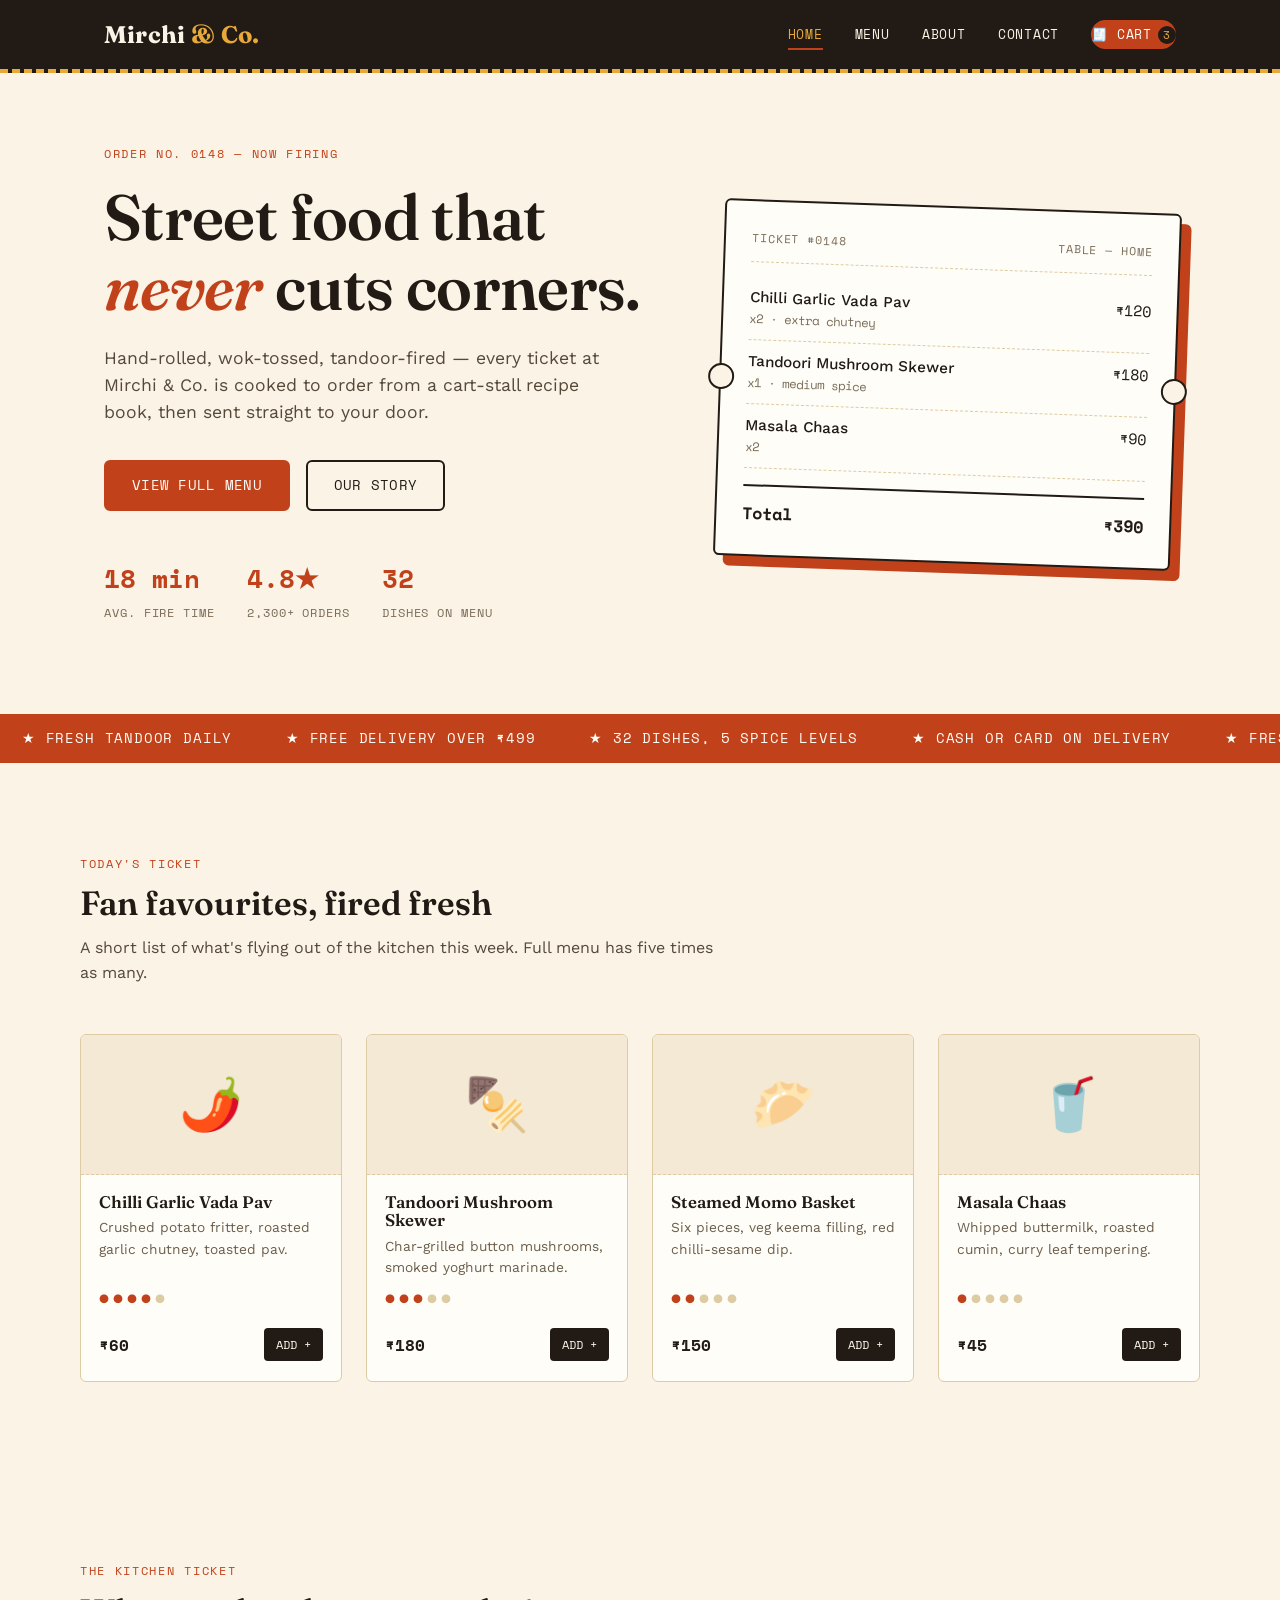
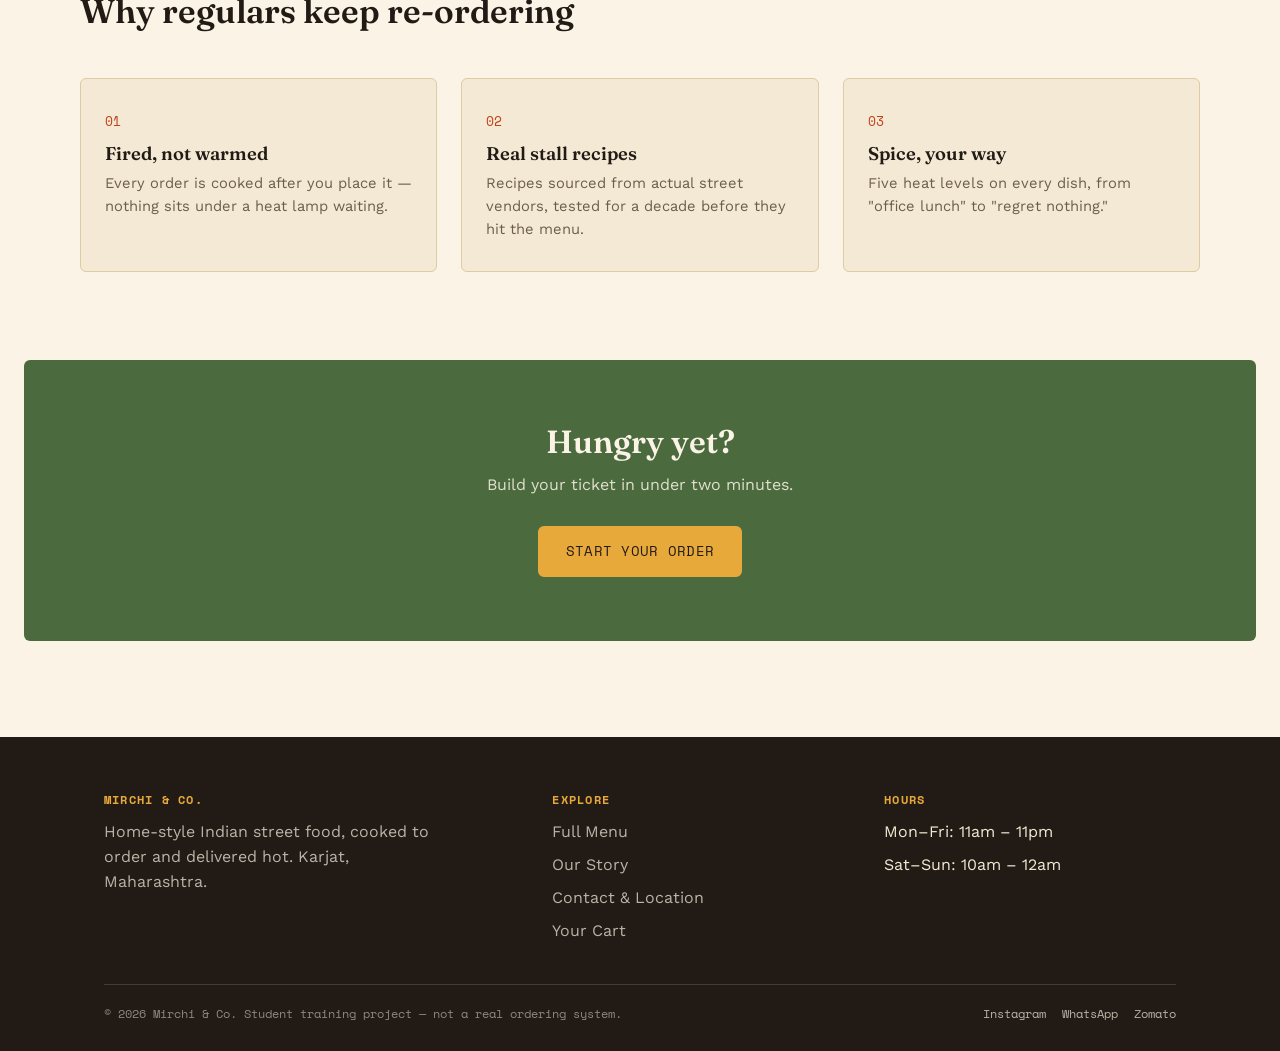
<file: index.html>
<!DOCTYPE html>
<html lang="en">
<head>
<meta charset="UTF-8">
<meta name="viewport" content="width=device-width, initial-scale=1.0">
<title>Mirchi & Co. — Street Food, Ordered Right</title>
<meta name="description" content="Order bold, home-style Indian street food from Mirchi & Co. Browse the menu, build your ticket, and get it delivered hot.">
<link rel="preconnect" href="https://fonts.googleapis.com">
<link rel="stylesheet" href="css/style.css">
<link rel="stylesheet" href="css/home.css">
</head>
<body>

<header class="site-header">
  <nav class="nav wrap">
    <a href="index.html" class="logo">Mirchi <span>&amp; Co.</span></a>
    <input type="checkbox" id="nav-toggle" class="nav-toggle">
    <label for="nav-toggle" class="nav-toggle-label">☰</label>
    <ul class="nav-links">
      <li><a href="index.html" aria-current="page">Home</a></li>
      <li><a href="menu.html">Menu</a></li>
      <li><a href="about.html">About</a></li>
      <li><a href="contact.html">Contact</a></li>
      <li><a href="cart.html" class="cart-link">🧾 Cart <span class="cart-badge">3</span></a></li>
    </ul>
  </nav>
</header>

<main>

  <!-- HERO -->
  <section class="hero">
    <div class="wrap hero-grid">
      <div class="hero-copy">
        <span class="eyebrow">Order No. 0148 — Now Firing</span>
        <h1>Street food that <em>never</em> cuts corners.</h1>
        <p>Hand-rolled, wok-tossed, tandoor-fired — every ticket at Mirchi & Co. is cooked to order from a cart-stall recipe book, then sent straight to your door.</p>
        <div class="hero-actions">
          <a href="menu.html" class="btn btn-primary">View Full Menu</a>
          <a href="about.html" class="btn btn-outline">Our Story</a>
        </div>
        <div class="hero-stats">
          <div><strong>18 min</strong><span>Avg. Fire Time</span></div>
          <div><strong>4.8★</strong><span>2,300+ Orders</span></div>
          <div><strong>32</strong><span>Dishes on Menu</span></div>
        </div>
      </div>

      <div class="hero-ticket" aria-hidden="true">
        <div class="ticket-head">
          <span>Ticket #0148</span>
          <span>Table — Home</span>
        </div>
        <div class="ticket-row">
          <div>
            <div class="item-name">Chilli Garlic Vada Pav</div>
            <div class="item-meta">x2 · extra chutney</div>
          </div>
          <div class="item-price">₹120</div>
        </div>
        <div class="ticket-row">
          <div>
            <div class="item-name">Tandoori Mushroom Skewer</div>
            <div class="item-meta">x1 · medium spice</div>
          </div>
          <div class="item-price">₹180</div>
        </div>
        <div class="ticket-row">
          <div>
            <div class="item-name">Masala Chaas</div>
            <div class="item-meta">x2</div>
          </div>
          <div class="item-price">₹90</div>
        </div>
        <div class="ticket-total">
          <span>Total</span>
          <span>₹390</span>
        </div>
      </div>
    </div>
  </section>

  <!-- MARQUEE -->
  <div class="marquee" aria-hidden="true">
    <div class="marquee-track">
      <span>★ FRESH TANDOOR DAILY</span>
      <span>★ FREE DELIVERY OVER ₹499</span>
      <span>★ 32 DISHES, 5 SPICE LEVELS</span>
      <span>★ CASH OR CARD ON DELIVERY</span>
      <span>★ FRESH TANDOOR DAILY</span>
      <span>★ FREE DELIVERY OVER ₹499</span>
      <span>★ 32 DISHES, 5 SPICE LEVELS</span>
      <span>★ CASH OR CARD ON DELIVERY</span>
    </div>
  </div>

  <!-- FEATURED DISHES -->
  <section class="section wrap">
    <div class="section-head">
      <span class="eyebrow">Today's Ticket</span>
      <h2>Fan favourites, fired fresh</h2>
      <p>A short list of what's flying out of the kitchen this week. Full menu has five times as many.</p>
    </div>

    <div class="dish-grid">
      <article class="dish-card">
        <div class="dish-visual">🌶️</div>
        <div class="dish-body">
          <h3>Chilli Garlic Vada Pav</h3>
          <p>Crushed potato fritter, roasted garlic chutney, toasted pav.</p>
          <div class="heat" aria-label="Spice level 4 out of 5">
            <span class="on">●</span><span class="on">●</span><span class="on">●</span><span class="on">●</span><span class="off">●</span>
          </div>
          <div class="dish-footer">
            <span class="dish-price">₹60</span>
            <button class="add-btn" type="button">Add +</button>
          </div>
        </div>
      </article>

      <article class="dish-card">
        <div class="dish-visual">🍢</div>
        <div class="dish-body">
          <h3>Tandoori Mushroom Skewer</h3>
          <p>Char-grilled button mushrooms, smoked yoghurt marinade.</p>
          <div class="heat" aria-label="Spice level 3 out of 5">
            <span class="on">●</span><span class="on">●</span><span class="on">●</span><span class="off">●</span><span class="off">●</span>
          </div>
          <div class="dish-footer">
            <span class="dish-price">₹180</span>
            <button class="add-btn" type="button">Add +</button>
          </div>
        </div>
      </article>

      <article class="dish-card">
        <div class="dish-visual">🥟</div>
        <div class="dish-body">
          <h3>Steamed Momo Basket</h3>
          <p>Six pieces, veg keema filling, red chilli-sesame dip.</p>
          <div class="heat" aria-label="Spice level 2 out of 5">
            <span class="on">●</span><span class="on">●</span><span class="off">●</span><span class="off">●</span><span class="off">●</span>
          </div>
          <div class="dish-footer">
            <span class="dish-price">₹150</span>
            <button class="add-btn" type="button">Add +</button>
          </div>
        </div>
      </article>

      <article class="dish-card">
        <div class="dish-visual">🥤</div>
        <div class="dish-body">
          <h3>Masala Chaas</h3>
          <p>Whipped buttermilk, roasted cumin, curry leaf tempering.</p>
          <div class="heat" aria-label="Spice level 1 out of 5">
            <span class="on">●</span><span class="off">●</span><span class="off">●</span><span class="off">●</span><span class="off">●</span>
          </div>
          <div class="dish-footer">
            <span class="dish-price">₹45</span>
            <button class="add-btn" type="button">Add +</button>
          </div>
        </div>
      </article>
    </div>
  </section>

  <!-- WHY US -->
  <section class="section wrap">
    <div class="section-head">
      <span class="eyebrow">The Kitchen Ticket</span>
      <h2>Why regulars keep re-ordering</h2>
    </div>
    <div class="why-grid">
      <div class="why-card">
        <span class="num">01</span>
        <h3>Fired, not warmed</h3>
        <p>Every order is cooked after you place it — nothing sits under a heat lamp waiting.</p>
      </div>
      <div class="why-card">
        <span class="num">02</span>
        <h3>Real stall recipes</h3>
        <p>Recipes sourced from actual street vendors, tested for a decade before they hit the menu.</p>
      </div>
      <div class="why-card">
        <span class="num">03</span>
        <h3>Spice, your way</h3>
        <p>Five heat levels on every dish, from "office lunch" to "regret nothing."</p>
      </div>
    </div>
  </section>

  <!-- CTA -->
  <section class="cta-band">
    <div class="wrap">
      <h2>Hungry yet?</h2>
      <p>Build your ticket in under two minutes.</p>
      <a href="menu.html" class="btn btn-primary">Start Your Order</a>
    </div>
  </section>

</main>

<footer class="site-footer">
  <div class="wrap">
    <div class="footer-grid">
      <div>
        <h4>Mirchi & Co.</h4>
        <p>Home-style Indian street food, cooked to order and delivered hot. Karjat, Maharashtra.</p>
      </div>
      <div>
        <h4>Explore</h4>
        <ul>
          <li><a href="menu.html">Full Menu</a></li>
          <li><a href="about.html">Our Story</a></li>
          <li><a href="contact.html">Contact & Location</a></li>
          <li><a href="cart.html">Your Cart</a></li>
        </ul>
      </div>
      <div>
        <h4>Hours</h4>
        <ul>
          <li>Mon–Fri: 11am – 11pm</li>
          <li>Sat–Sun: 10am – 12am</li>
        </ul>
      </div>
    </div>
    <div class="footer-bottom">
      <span>© 2026 Mirchi & Co. Student training project — not a real ordering system.</span>
      <div class="social-row">
        <a href="#">Instagram</a>
        <a href="#">WhatsApp</a>
        <a href="#">Zomato</a>
      </div>
    </div>
  </div>
</footer>

</body>
</html>
</file>
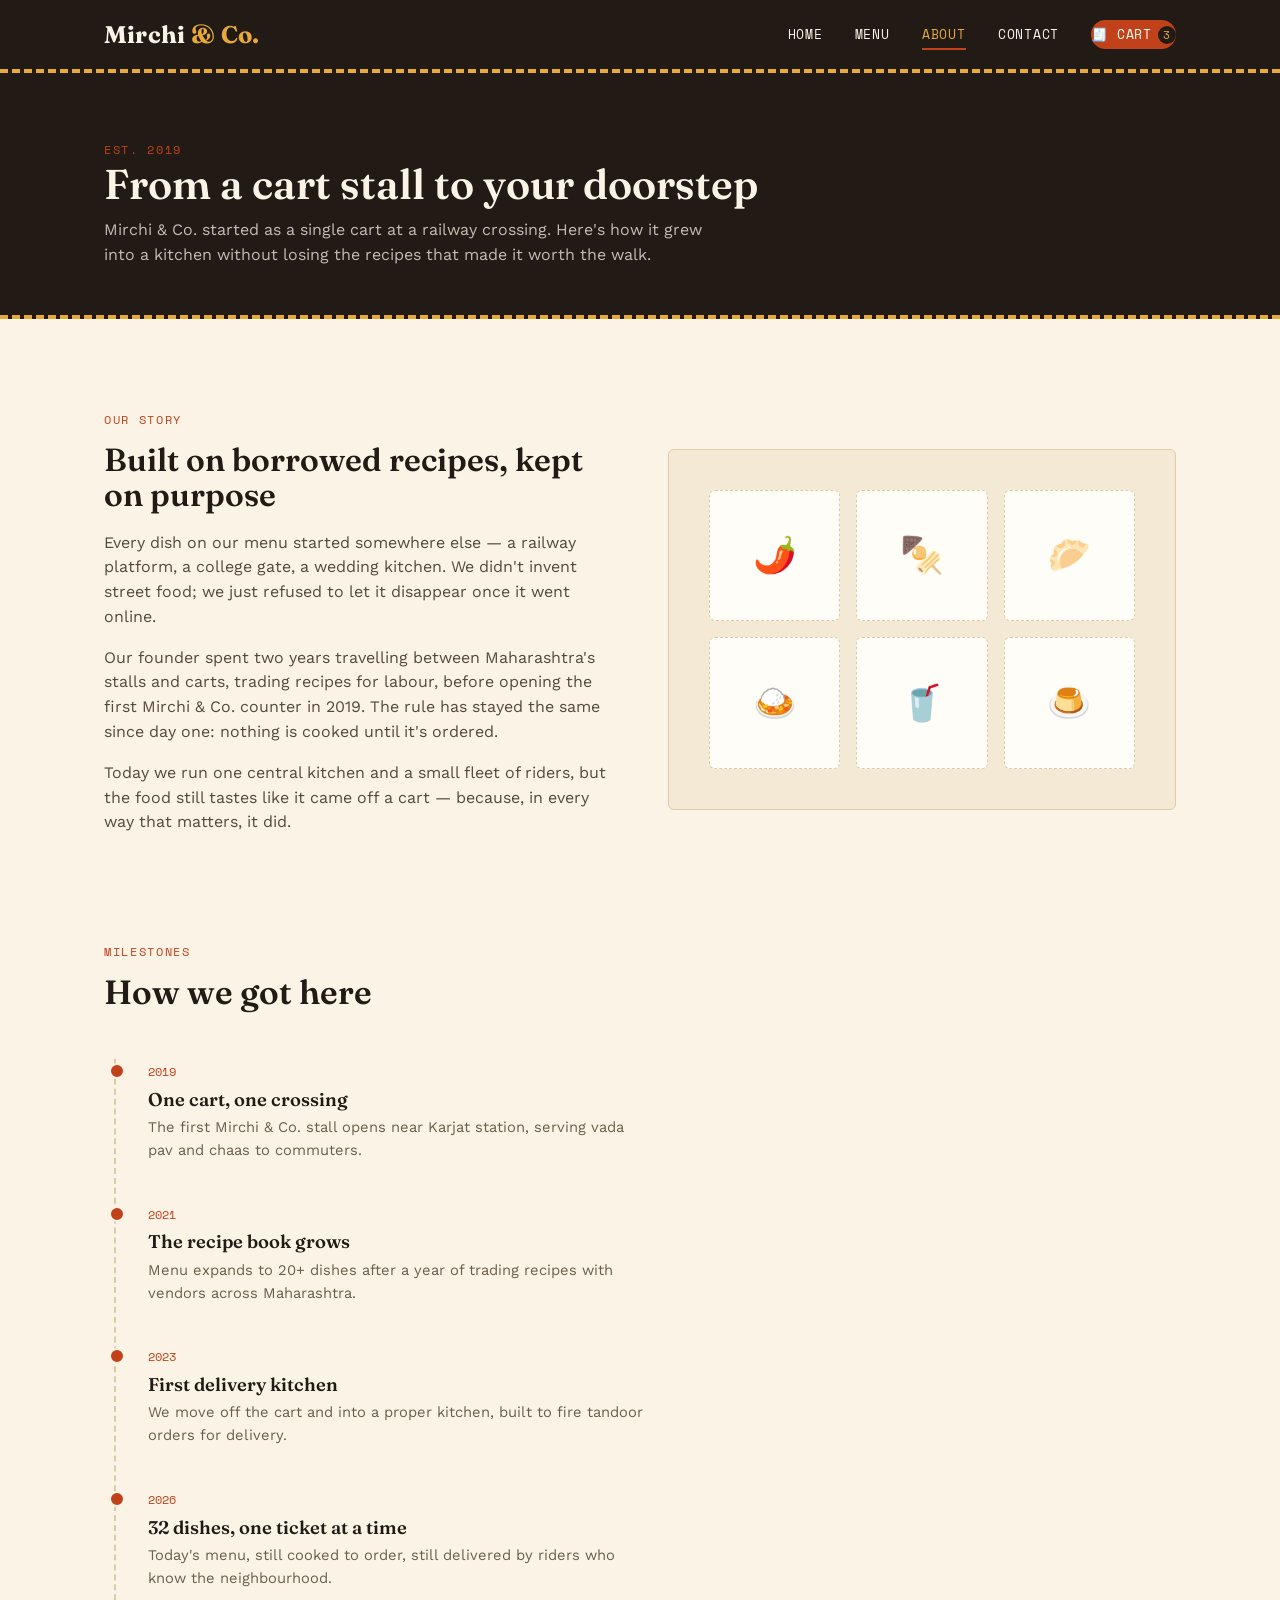
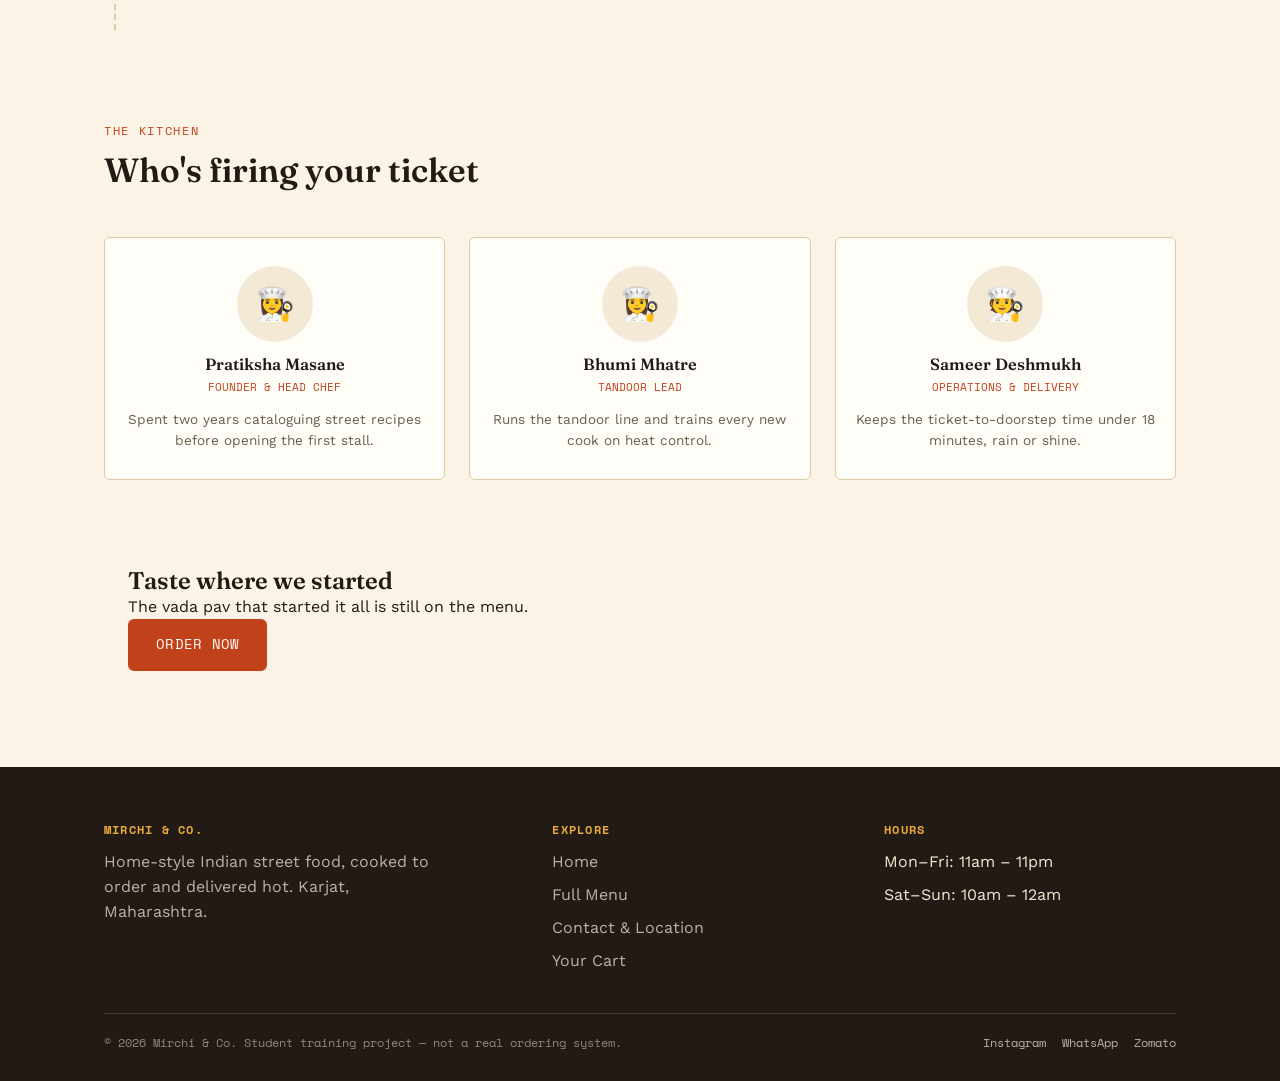
<file: about.html>
<!DOCTYPE html>
<html lang="en">
<head>
<meta charset="UTF-8">
<meta name="viewport" content="width=device-width, initial-scale=1.0">
<title>Our Story — Mirchi & Co.</title>
<meta name="description" content="How Mirchi & Co. turned street-stall recipes into a delivery-first kitchen.">
<link rel="preconnect" href="https://fonts.googleapis.com">
<link rel="stylesheet" href="css/style.css">
<link rel="stylesheet" href="css/pages.css">
</head>
<body>

<header class="site-header">
  <nav class="nav wrap">
    <a href="index.html" class="logo">Mirchi <span>&amp; Co.</span></a>
    <input type="checkbox" id="nav-toggle" class="nav-toggle">
    <label for="nav-toggle" class="nav-toggle-label">☰</label>
    <ul class="nav-links">
      <li><a href="index.html">Home</a></li>
      <li><a href="menu.html">Menu</a></li>
      <li><a href="about.html" aria-current="page">About</a></li>
      <li><a href="contact.html">Contact</a></li>
      <li><a href="cart.html" class="cart-link">🧾 Cart <span class="cart-badge">3</span></a></li>
    </ul>
  </nav>
</header>

<section class="page-hero">
  <div class="wrap">
    <span class="eyebrow">Est. 2019</span>
    <h1>From a cart stall to your doorstep</h1>
    <p>Mirchi & Co. started as a single cart at a railway crossing. Here's how it grew into a kitchen without losing the recipes that made it worth the walk.</p>
  </div>
</section>

<main class="wrap">

  <section class="section">
    <div class="story-grid">
      <div class="story-copy">
        <span class="eyebrow">Our Story</span>
        <h2 style="margin: 10px 0 18px; font-size: 2rem;">Built on borrowed recipes, kept on purpose</h2>
        <p>Every dish on our menu started somewhere else — a railway platform, a college gate, a wedding kitchen. We didn't invent street food; we just refused to let it disappear once it went online.</p>
        <p>Our founder spent two years travelling between Maharashtra's stalls and carts, trading recipes for labour, before opening the first Mirchi & Co. counter in 2019. The rule has stayed the same since day one: nothing is cooked until it's ordered.</p>
        <p>Today we run one central kitchen and a small fleet of riders, but the food still tastes like it came off a cart — because, in every way that matters, it did.</p>
      </div>
      <div class="story-visual" aria-hidden="true">
        <span>🌶️</span><span>🍢</span><span>🥟</span>
        <span>🍛</span><span>🥤</span><span>🍮</span>
      </div>
    </div>
  </section>

  <section class="section" style="padding-top:0;">
    <div class="section-head">
      <span class="eyebrow">Milestones</span>
      <h2>How we got here</h2>
    </div>
    <div class="timeline">
      <div class="timeline-item">
        <span class="year">2019</span>
        <h3>One cart, one crossing</h3>
        <p>The first Mirchi & Co. stall opens near Karjat station, serving vada pav and chaas to commuters.</p>
      </div>
      <div class="timeline-item">
        <span class="year">2021</span>
        <h3>The recipe book grows</h3>
        <p>Menu expands to 20+ dishes after a year of trading recipes with vendors across Maharashtra.</p>
      </div>
      <div class="timeline-item">
        <span class="year">2023</span>
        <h3>First delivery kitchen</h3>
        <p>We move off the cart and into a proper kitchen, built to fire tandoor orders for delivery.</p>
      </div>
      <div class="timeline-item">
        <span class="year">2026</span>
        <h3>32 dishes, one ticket at a time</h3>
        <p>Today's menu, still cooked to order, still delivered by riders who know the neighbourhood.</p>
      </div>
    </div>
  </section>

  <section class="section" style="padding-top:0;">
    <div class="section-head">
      <span class="eyebrow">The Kitchen</span>
      <h2>Who's firing your ticket</h2>
    </div>
    <div class="team-grid">
      <div class="team-card">
        <div class="team-avatar">👩‍🍳</div>
        <h3>Pratiksha Masane</h3>
        <span>Founder & Head Chef</span>
        <p>Spent two years cataloguing street recipes before opening the first stall.</p>
      </div>
      <div class="team-card">
        <div class="team-avatar">👩‍🍳</div>
        <h3>Bhumi Mhatre</h3>
        <span>Tandoor Lead</span>
        <p>Runs the tandoor line and trains every new cook on heat control.</p>
      </div>
      <div class="team-card">
        <div class="team-avatar">🧑‍🍳</div>
        <h3>Sameer Deshmukh</h3>
        <span>Operations & Delivery</span>
        <p>Keeps the ticket-to-doorstep time under 18 minutes, rain or shine.</p>
      </div>
    </div>
  </section>

  <section class="cta-band">
    <div class="wrap">
      <h2>Taste where we started</h2>
      <p>The vada pav that started it all is still on the menu.</p>
      <a href="menu.html" class="btn btn-primary">Order Now</a>
    </div>
  </section>

</main>

<footer class="site-footer">
  <div class="wrap">
    <div class="footer-grid">
      <div>
        <h4>Mirchi & Co.</h4>
        <p>Home-style Indian street food, cooked to order and delivered hot. Karjat, Maharashtra.</p>
      </div>
      <div>
        <h4>Explore</h4>
        <ul>
          <li><a href="index.html">Home</a></li>
          <li><a href="menu.html">Full Menu</a></li>
          <li><a href="contact.html">Contact & Location</a></li>
          <li><a href="cart.html">Your Cart</a></li>
        </ul>
      </div>
      <div>
        <h4>Hours</h4>
        <ul>
          <li>Mon–Fri: 11am – 11pm</li>
          <li>Sat–Sun: 10am – 12am</li>
        </ul>
      </div>
    </div>
    <div class="footer-bottom">
      <span>© 2026 Mirchi & Co. Student training project — not a real ordering system.</span>
      <div class="social-row">
        <a href="#">Instagram</a>
        <a href="#">WhatsApp</a>
        <a href="#">Zomato</a>
      </div>
    </div>
  </div>
</footer>

</body>
</html>
</file>
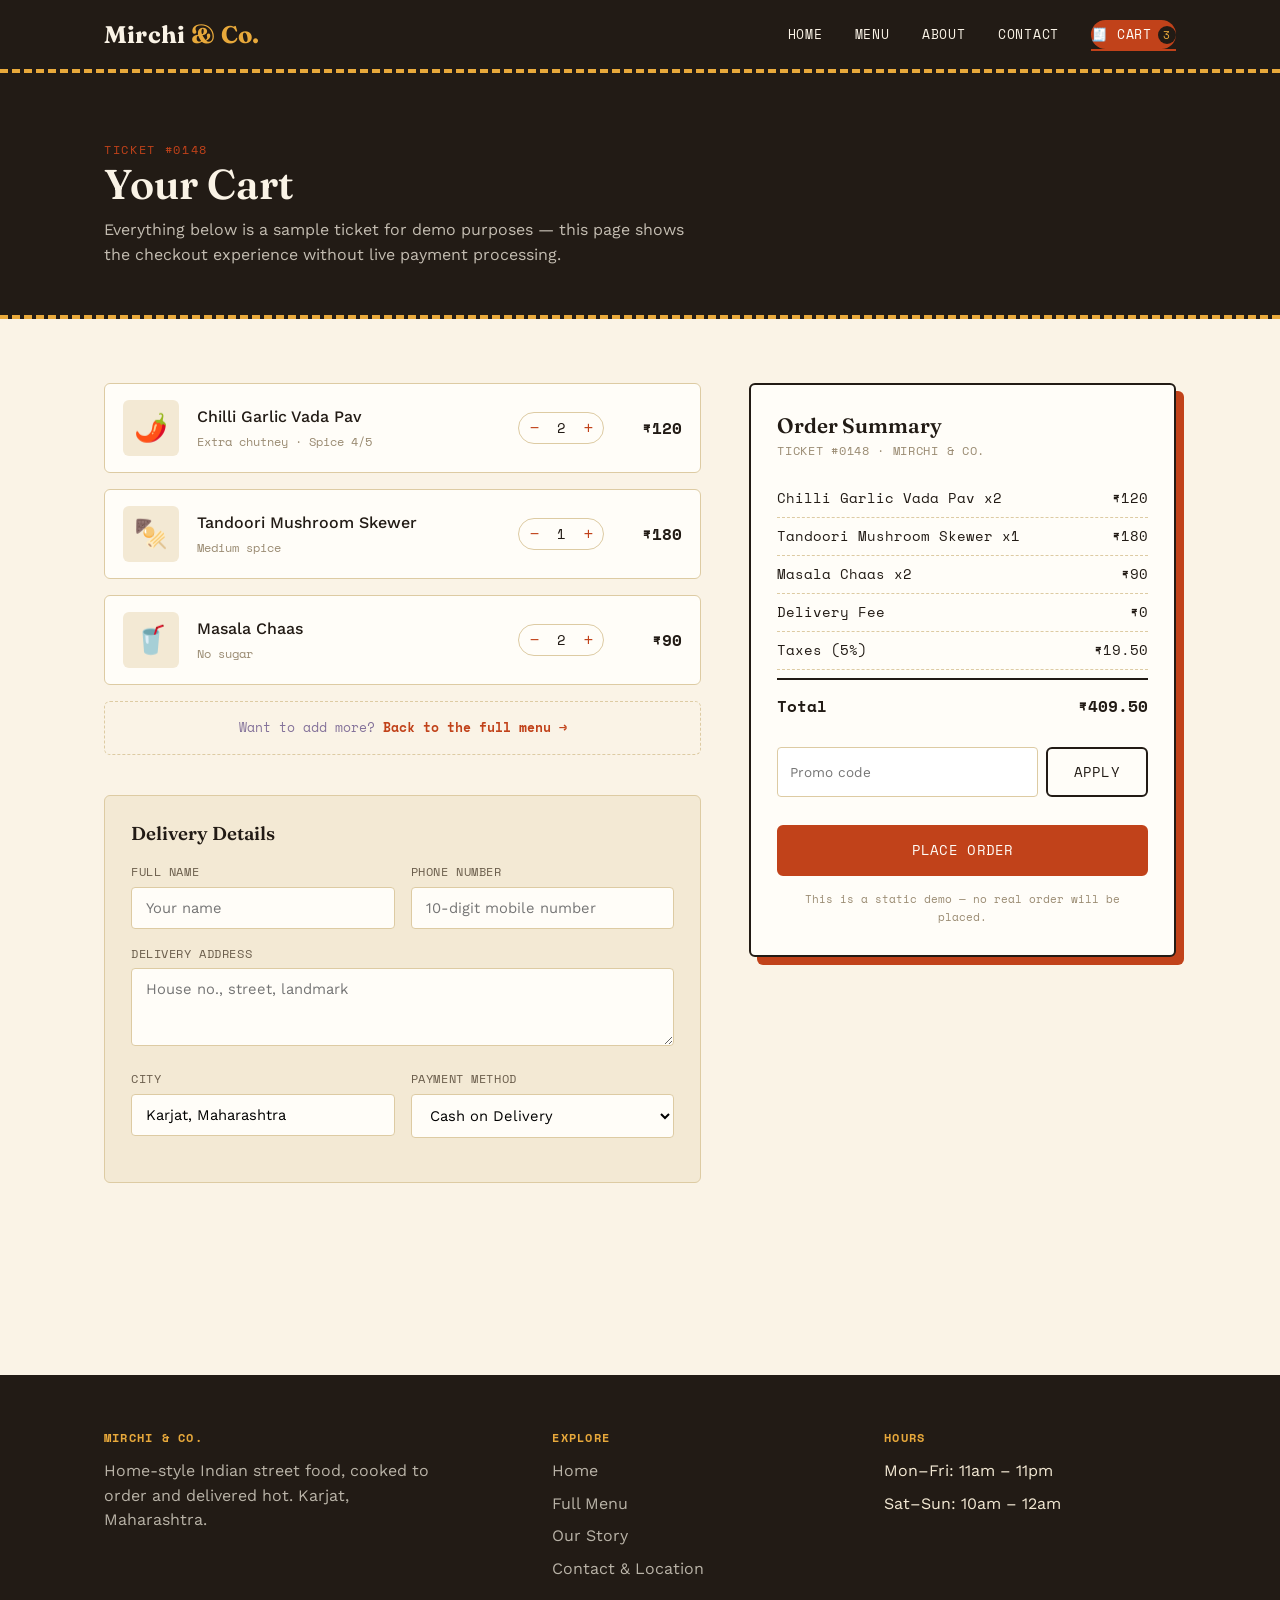
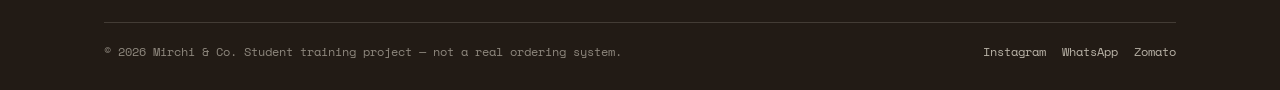
<file: cart.html>
<!DOCTYPE html>
<html lang="en">
<head>
<meta charset="UTF-8">
<meta name="viewport" content="width=device-width, initial-scale=1.0">
<title>Your Cart — Mirchi & Co.</title>
<meta name="description" content="Review your order ticket and check out from Mirchi & Co.">
<link rel="preconnect" href="https://fonts.googleapis.com">
<link rel="stylesheet" href="css/style.css">
<link rel="stylesheet" href="css/cart.css">
</head>
<body>

<header class="site-header">
  <nav class="nav wrap">
    <a href="index.html" class="logo">Mirchi <span>&amp; Co.</span></a>
    <input type="checkbox" id="nav-toggle" class="nav-toggle">
    <label for="nav-toggle" class="nav-toggle-label">☰</label>
    <ul class="nav-links">
      <li><a href="index.html">Home</a></li>
      <li><a href="menu.html">Menu</a></li>
      <li><a href="about.html">About</a></li>
      <li><a href="contact.html">Contact</a></li>
      <li><a href="cart.html" class="cart-link" aria-current="page">🧾 Cart <span class="cart-badge">3</span></a></li>
    </ul>
  </nav>
</header>

<section class="page-hero">
  <div class="wrap">
    <span class="eyebrow">Ticket #0148</span>
    <h1>Your Cart</h1>
    <p>Everything below is a sample ticket for demo purposes — this page shows the checkout experience without live payment processing.</p>
  </div>
</section>

<main class="wrap">
  <div class="cart-layout">

    <div>
      <div class="cart-items">
        <div class="cart-item">
          <div class="cart-item-icon">🌶️</div>
          <div>
            <div class="cart-item-name">Chilli Garlic Vada Pav</div>
            <div class="cart-item-meta">Extra chutney · Spice 4/5</div>
          </div>
          <div class="qty-control">
            <button type="button" aria-label="Decrease quantity">−</button>
            <span>2</span>
            <button type="button" aria-label="Increase quantity">+</button>
          </div>
          <div class="cart-item-price">₹120</div>
        </div>

        <div class="cart-item">
          <div class="cart-item-icon">🍢</div>
          <div>
            <div class="cart-item-name">Tandoori Mushroom Skewer</div>
            <div class="cart-item-meta">Medium spice</div>
          </div>
          <div class="qty-control">
            <button type="button" aria-label="Decrease quantity">−</button>
            <span>1</span>
            <button type="button" aria-label="Increase quantity">+</button>
          </div>
          <div class="cart-item-price">₹180</div>
        </div>

        <div class="cart-item">
          <div class="cart-item-icon">🥤</div>
          <div>
            <div class="cart-item-name">Masala Chaas</div>
            <div class="cart-item-meta">No sugar</div>
          </div>
          <div class="qty-control">
            <button type="button" aria-label="Decrease quantity">−</button>
            <span>2</span>
            <button type="button" aria-label="Increase quantity">+</button>
          </div>
          <div class="cart-item-price">₹90</div>
        </div>
      </div>

      <p class="empty-cart-note" style="margin-top:16px;">Want to add more? <a href="menu.html" style="color:var(--chili); font-weight:600;">Back to the full menu →</a></p>

      <!-- CHECKOUT FORM -->
      <div class="checkout-form">
        <h3>Delivery Details</h3>
        <form>
          <div class="form-grid-2">
            <div class="form-row">
              <label for="name">Full Name</label>
              <input type="text" id="name" placeholder="Your name">
            </div>
            <div class="form-row">
              <label for="phone">Phone Number</label>
              <input type="tel" id="phone" placeholder="10-digit mobile number">
            </div>
          </div>
          <div class="form-row">
            <label for="address">Delivery Address</label>
            <textarea id="address" rows="3" placeholder="House no., street, landmark"></textarea>
          </div>
          <div class="form-grid-2">
            <div class="form-row">
              <label for="city">City</label>
              <input type="text" id="city" value="Karjat, Maharashtra">
            </div>
            <div class="form-row">
              <label for="payment">Payment Method</label>
              <select id="payment">
                <option>Cash on Delivery</option>
                <option>UPI</option>
                <option>Credit / Debit Card</option>
              </select>
            </div>
          </div>
        </form>
      </div>
    </div>

    <!-- RECEIPT SUMMARY -->
    <aside class="receipt">
      <h2>Order Summary</h2>
      <span class="receipt-sub">Ticket #0148 · Mirchi &amp; Co.</span>

      <div class="receipt-line"><span>Chilli Garlic Vada Pav x2</span><span>₹120</span></div>
      <div class="receipt-line"><span>Tandoori Mushroom Skewer x1</span><span>₹180</span></div>
      <div class="receipt-line"><span>Masala Chaas x2</span><span>₹90</span></div>
      <div class="receipt-line"><span>Delivery Fee</span><span>₹0</span></div>
      <div class="receipt-line"><span>Taxes (5%)</span><span>₹19.50</span></div>
      <div class="receipt-line total"><span>Total</span><span>₹409.50</span></div>

      <div class="promo-row">
        <input type="text" placeholder="Promo code">
        <button class="btn btn-outline" type="button">Apply</button>
      </div>

      <a href="contact.html" class="btn btn-primary">Place Order</a>
      <p class="receipt-note">This is a static demo — no real order will be placed.</p>
    </aside>

  </div>
</main>

<footer class="site-footer">
  <div class="wrap">
    <div class="footer-grid">
      <div>
        <h4>Mirchi & Co.</h4>
        <p>Home-style Indian street food, cooked to order and delivered hot. Karjat, Maharashtra.</p>
      </div>
      <div>
        <h4>Explore</h4>
        <ul>
          <li><a href="index.html">Home</a></li>
          <li><a href="menu.html">Full Menu</a></li>
          <li><a href="about.html">Our Story</a></li>
          <li><a href="contact.html">Contact & Location</a></li>
        </ul>
      </div>
      <div>
        <h4>Hours</h4>
        <ul>
          <li>Mon–Fri: 11am – 11pm</li>
          <li>Sat–Sun: 10am – 12am</li>
        </ul>
      </div>
    </div>
    <div class="footer-bottom">
      <span>© 2026 Mirchi & Co. Student training project — not a real ordering system.</span>
      <div class="social-row">
        <a href="#">Instagram</a>
        <a href="#">WhatsApp</a>
        <a href="#">Zomato</a>
      </div>
    </div>
  </div>
</footer>

</body>
</html>
</file>
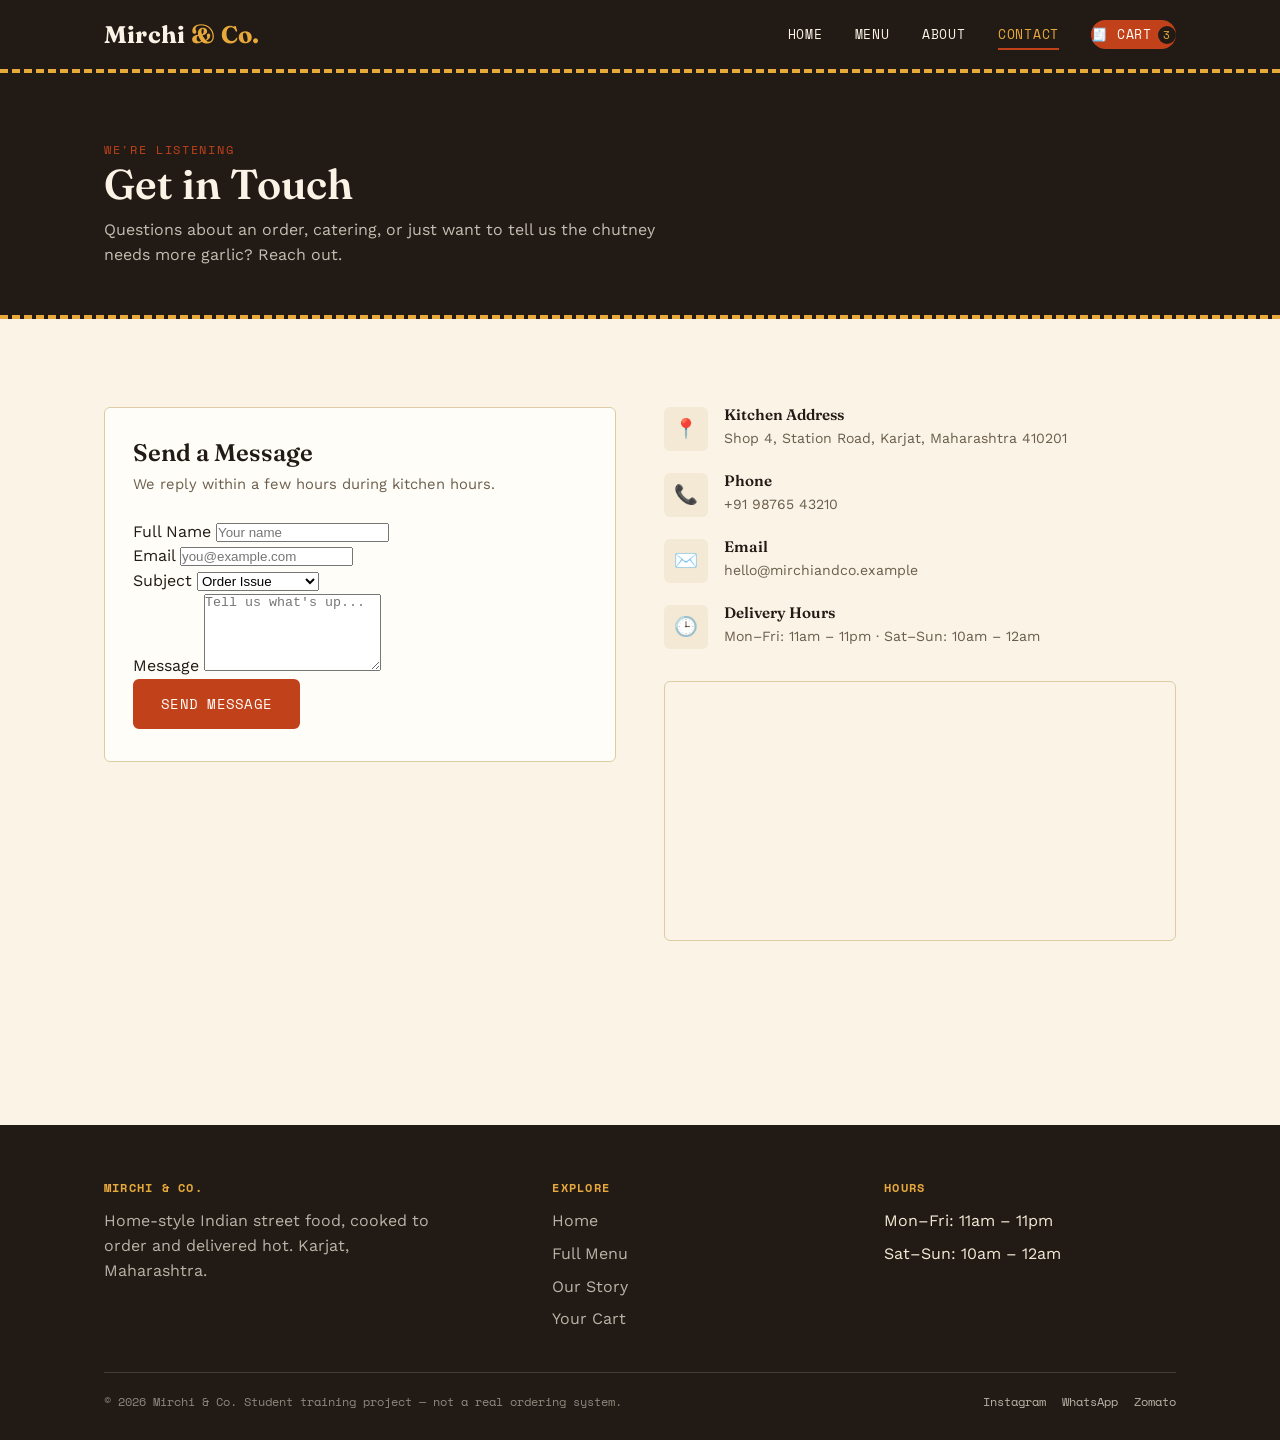
<file: contact.html>
<!DOCTYPE html>
<html lang="en">
<head>
<meta charset="UTF-8">
<meta name="viewport" content="width=device-width, initial-scale=1.0">
<title>Contact & Location — Mirchi & Co.</title>
<meta name="description" content="Get in touch with Mirchi & Co. or find our kitchen location in Karjat, Maharashtra.">
<link rel="preconnect" href="https://fonts.googleapis.com">
<link rel="stylesheet" href="css/style.css">
<link rel="stylesheet" href="css/pages.css">
</head>
<body>

<header class="site-header">
  <nav class="nav wrap">
    <a href="index.html" class="logo">Mirchi <span>&amp; Co.</span></a>
    <input type="checkbox" id="nav-toggle" class="nav-toggle">
    <label for="nav-toggle" class="nav-toggle-label">☰</label>
    <ul class="nav-links">
      <li><a href="index.html">Home</a></li>
      <li><a href="menu.html">Menu</a></li>
      <li><a href="about.html">About</a></li>
      <li><a href="contact.html" aria-current="page">Contact</a></li>
      <li><a href="cart.html" class="cart-link">🧾 Cart <span class="cart-badge">3</span></a></li>
    </ul>
  </nav>
</header>

<section class="page-hero">
  <div class="wrap">
    <span class="eyebrow">We're Listening</span>
    <h1>Get in Touch</h1>
    <p>Questions about an order, catering, or just want to tell us the chutney needs more garlic? Reach out.</p>
  </div>
</section>

<main class="wrap">
  <section class="section">
    <div class="contact-layout">

      <div class="contact-form-card">
        <h2>Send a Message</h2>
        <p>We reply within a few hours during kitchen hours.</p>
        <form>
          <div class="form-grid-2">
            <div class="form-row">
              <label for="c-name">Full Name</label>
              <input type="text" id="c-name" placeholder="Your name">
            </div>
            <div class="form-row">
              <label for="c-email">Email</label>
              <input type="email" id="c-email" placeholder="you@example.com">
            </div>
          </div>
          <div class="form-row">
            <label for="c-subject">Subject</label>
            <select id="c-subject">
              <option>Order Issue</option>
              <option>Catering Enquiry</option>
              <option>Feedback</option>
              <option>Something Else</option>
            </select>
          </div>
          <div class="form-row">
            <label for="c-message">Message</label>
            <textarea id="c-message" rows="5" placeholder="Tell us what's up..."></textarea>
          </div>
          <button type="button" class="btn btn-primary">Send Message</button>
        </form>
      </div>

      <div>
        <div class="contact-info-list">
          <div class="contact-info-item">
            <div class="icon">📍</div>
            <div>
              <h4>Kitchen Address</h4>
              <p>Shop 4, Station Road, Karjat, Maharashtra 410201</p>
            </div>
          </div>
          <div class="contact-info-item">
            <div class="icon">📞</div>
            <div>
              <h4>Phone</h4>
              <p>+91 98765 43210</p>
            </div>
          </div>
          <div class="contact-info-item">
            <div class="icon">✉️</div>
            <div>
              <h4>Email</h4>
              <p>hello@mirchiandco.example</p>
            </div>
          </div>
          <div class="contact-info-item">
            <div class="icon">🕒</div>
            <div>
              <h4>Delivery Hours</h4>
              <p>Mon–Fri: 11am – 11pm · Sat–Sun: 10am – 12am</p>
            </div>
          </div>
        </div>

        <div class="map-frame">
          <iframe
            src="https://www.google.com/maps?q=Karjat,Maharashtra&output=embed"
            title="Mirchi & Co. location map"
            loading="lazy"
            referrerpolicy="no-referrer-when-downgrade">
          </iframe>
        </div>
      </div>

    </div>
  </section>
</main>

<footer class="site-footer">
  <div class="wrap">
    <div class="footer-grid">
      <div>
        <h4>Mirchi & Co.</h4>
        <p>Home-style Indian street food, cooked to order and delivered hot. Karjat, Maharashtra.</p>
      </div>
      <div>
        <h4>Explore</h4>
        <ul>
          <li><a href="index.html">Home</a></li>
          <li><a href="menu.html">Full Menu</a></li>
          <li><a href="about.html">Our Story</a></li>
          <li><a href="cart.html">Your Cart</a></li>
        </ul>
      </div>
      <div>
        <h4>Hours</h4>
        <ul>
          <li>Mon–Fri: 11am – 11pm</li>
          <li>Sat–Sun: 10am – 12am</li>
        </ul>
      </div>
    </div>
    <div class="footer-bottom">
      <span>© 2026 Mirchi & Co. Student training project — not a real ordering system.</span>
      <div class="social-row">
        <a href="#">Instagram</a>
        <a href="#">WhatsApp</a>
        <a href="#">Zomato</a>
      </div>
    </div>
  </div>
</footer>

</body>
</html>
</file>
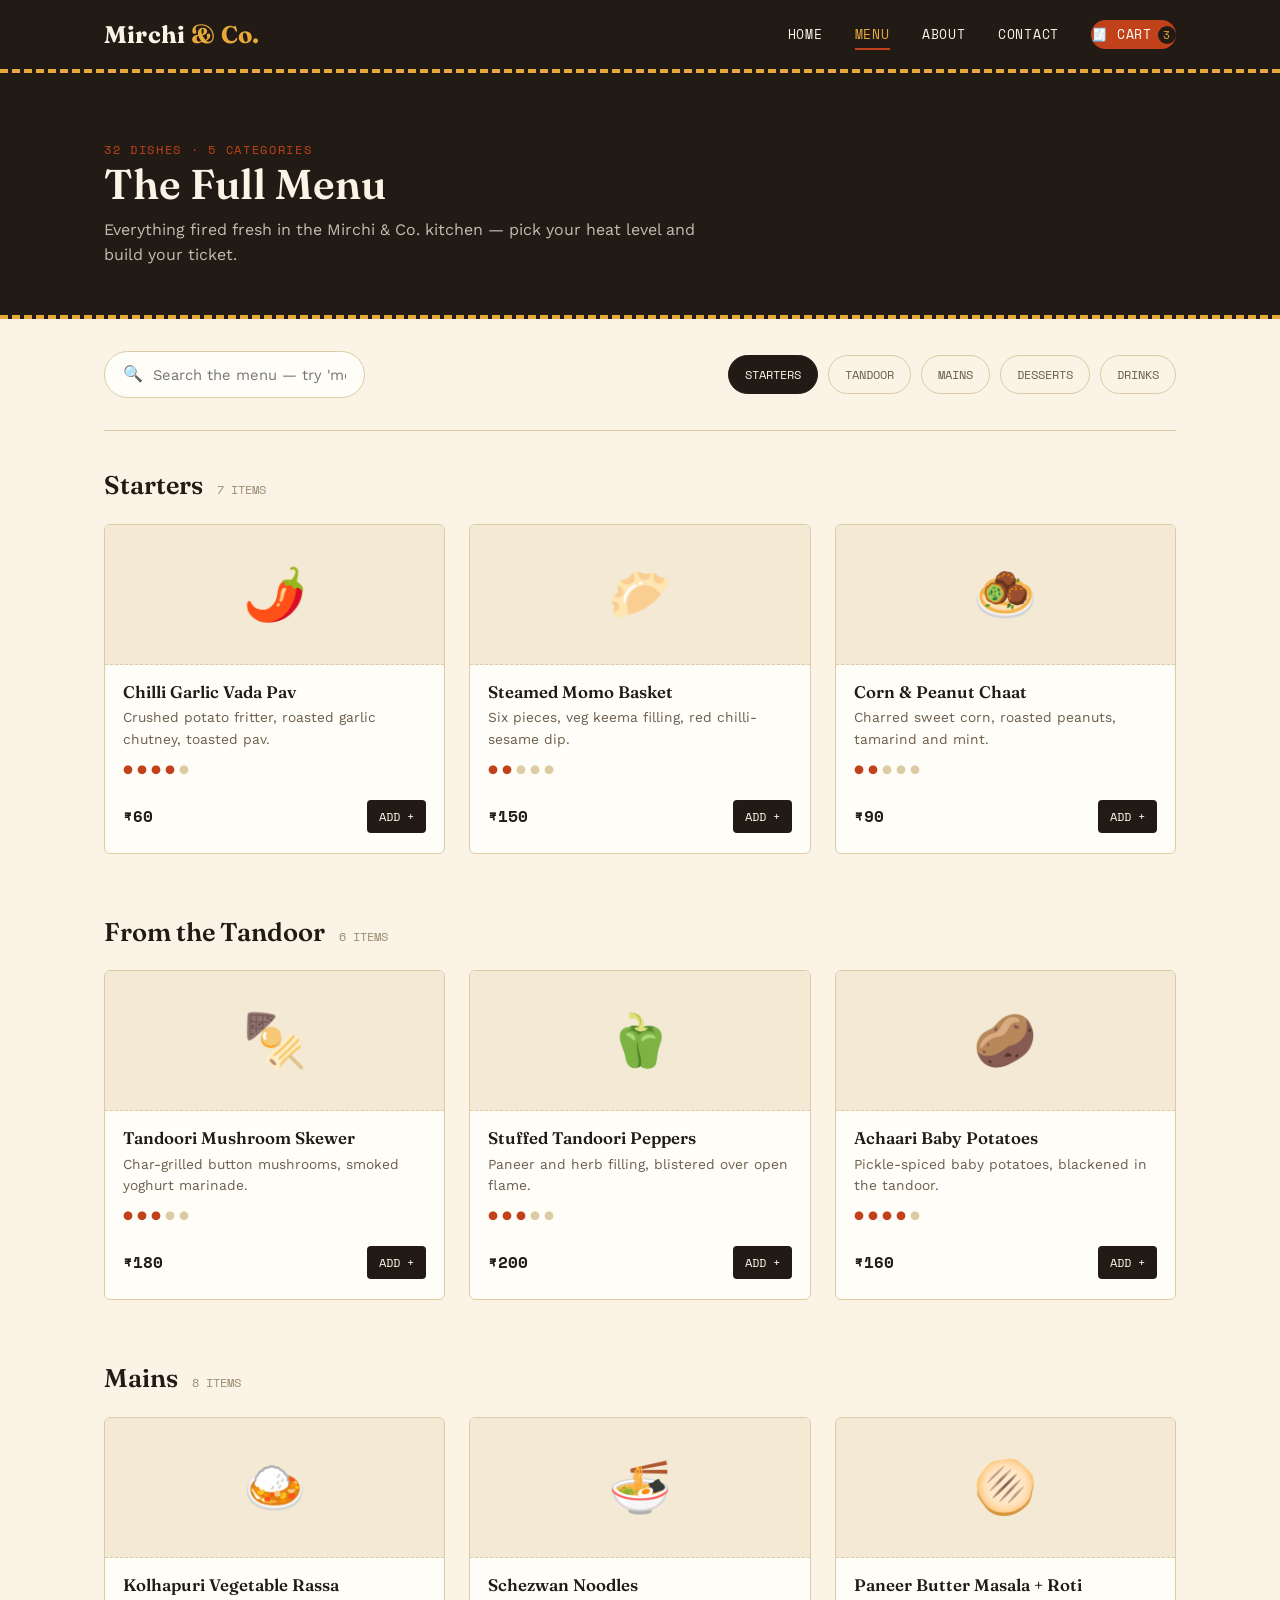
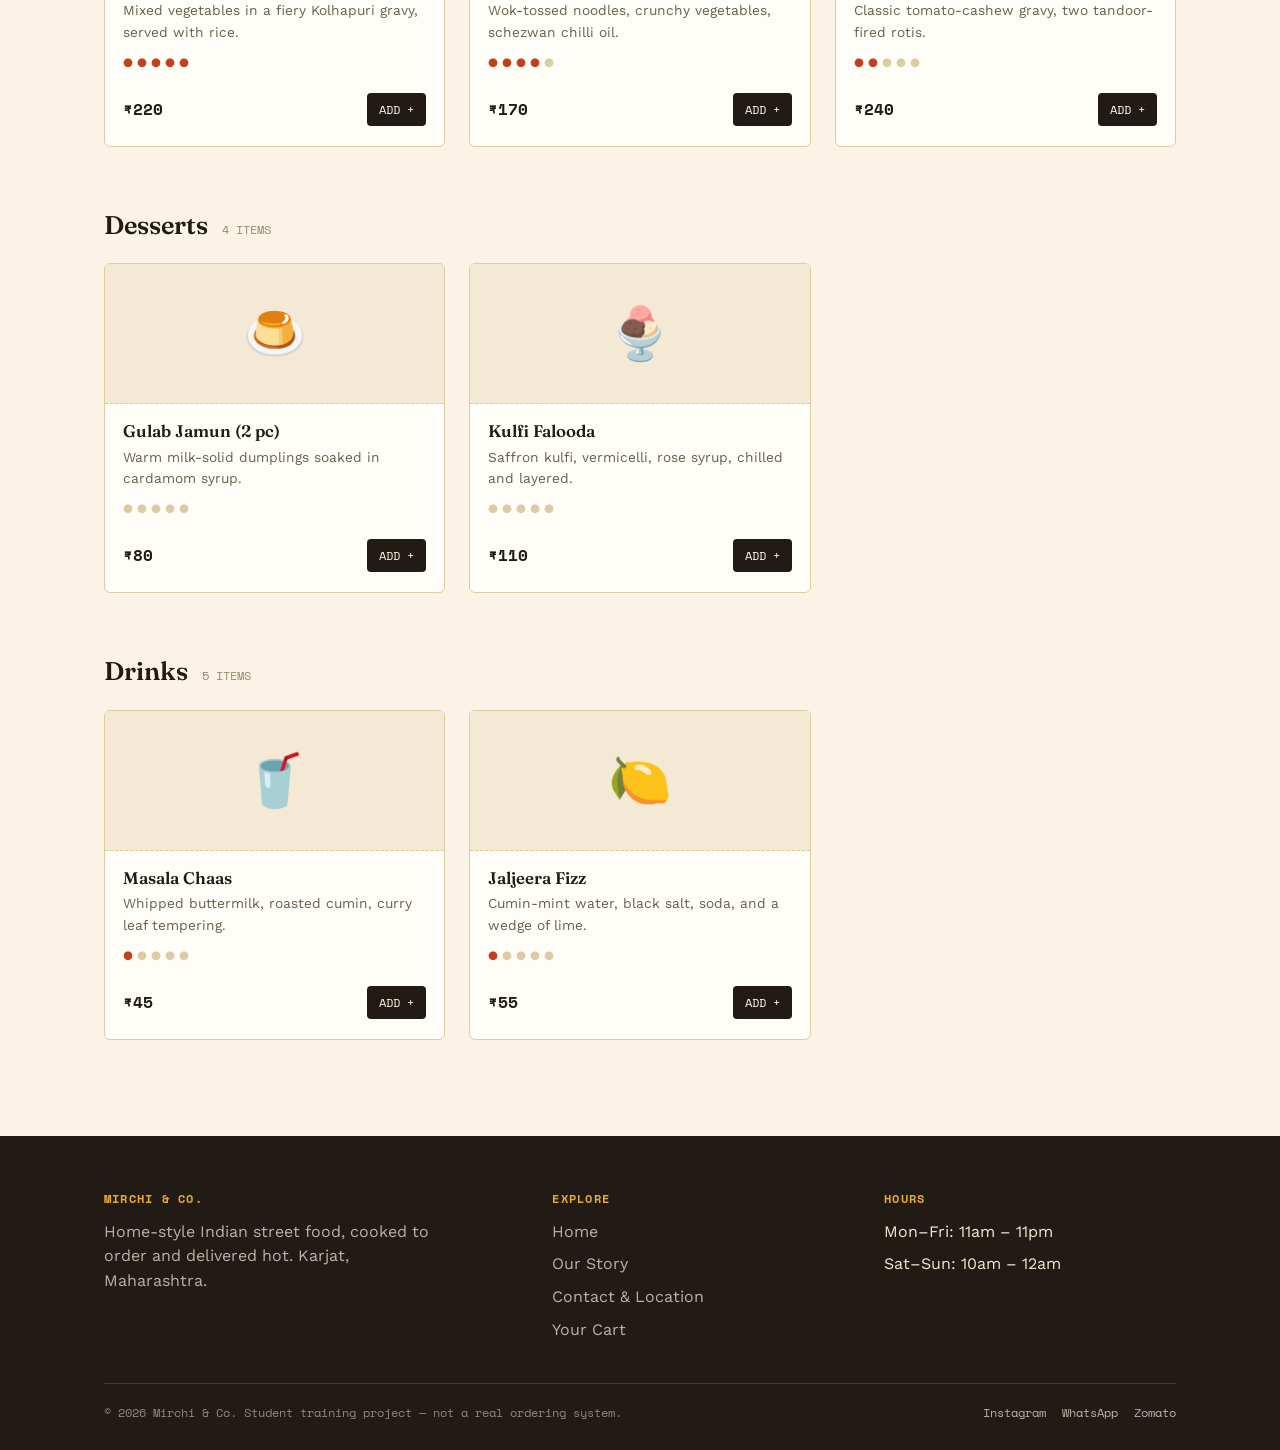
<file: menu.html>
<!DOCTYPE html>
<html lang="en">
<head>
<meta charset="UTF-8">
<meta name="viewport" content="width=device-width, initial-scale=1.0">
<title>Full Menu — Mirchi & Co.</title>
<meta name="description" content="Browse the full Mirchi & Co. menu: starters, mains, tandoor, desserts, and drinks.">
<link rel="preconnect" href="https://fonts.googleapis.com">
<link rel="stylesheet" href="css/style.css">
<link rel="stylesheet" href="css/menu.css">
</head>
<body>

<header class="site-header">
  <nav class="nav wrap">
    <a href="index.html" class="logo">Mirchi <span>&amp; Co.</span></a>
    <input type="checkbox" id="nav-toggle" class="nav-toggle">
    <label for="nav-toggle" class="nav-toggle-label">☰</label>
    <ul class="nav-links">
      <li><a href="index.html">Home</a></li>
      <li><a href="menu.html" aria-current="page">Menu</a></li>
      <li><a href="about.html">About</a></li>
      <li><a href="contact.html">Contact</a></li>
      <li><a href="cart.html" class="cart-link">🧾 Cart <span class="cart-badge">3</span></a></li>
    </ul>
  </nav>
</header>

<section class="page-hero">
  <div class="wrap">
    <span class="eyebrow">32 Dishes · 5 Categories</span>
    <h1>The Full Menu</h1>
    <p>Everything fired fresh in the Mirchi & Co. kitchen — pick your heat level and build your ticket.</p>
  </div>
</section>

<main class="wrap">

  <div class="menu-toolbar">
    <div class="search-box">
      <span aria-hidden="true">🔍</span>
      <input type="text" placeholder="Search the menu — try 'momo'" aria-label="Search menu">
    </div>
    <div class="category-tabs">
      <a href="#starters" class="active">Starters</a>
      <a href="#tandoor">Tandoor</a>
      <a href="#mains">Mains</a>
      <a href="#desserts">Desserts</a>
      <a href="#drinks">Drinks</a>
    </div>
  </div>

  <!-- STARTERS -->
  <section class="menu-category" id="starters">
    <div class="menu-category-head">
      <h2>Starters</h2>
      <span>7 items</span>
    </div>
    <div class="menu-grid">
      <article class="dish-card">
        <div class="dish-visual">🌶️</div>
        <div class="dish-body">
          <h3>Chilli Garlic Vada Pav</h3>
          <p>Crushed potato fritter, roasted garlic chutney, toasted pav.</p>
          <div class="heat" aria-label="Spice level 4 out of 5"><span class="on">●</span><span class="on">●</span><span class="on">●</span><span class="on">●</span><span class="off">●</span></div>
          <div class="dish-footer"><span class="dish-price">₹60</span><button class="add-btn" type="button">Add +</button></div>
        </div>
      </article>
      <article class="dish-card">
        <div class="dish-visual">🥟</div>
        <div class="dish-body">
          <h3>Steamed Momo Basket</h3>
          <p>Six pieces, veg keema filling, red chilli-sesame dip.</p>
          <div class="heat" aria-label="Spice level 2 out of 5"><span class="on">●</span><span class="on">●</span><span class="off">●</span><span class="off">●</span><span class="off">●</span></div>
          <div class="dish-footer"><span class="dish-price">₹150</span><button class="add-btn" type="button">Add +</button></div>
        </div>
      </article>
      <article class="dish-card">
        <div class="dish-visual">🧆</div>
        <div class="dish-body">
          <h3>Corn & Peanut Chaat</h3>
          <p>Charred sweet corn, roasted peanuts, tamarind and mint.</p>
          <div class="heat" aria-label="Spice level 2 out of 5"><span class="on">●</span><span class="on">●</span><span class="off">●</span><span class="off">●</span><span class="off">●</span></div>
          <div class="dish-footer"><span class="dish-price">₹90</span><button class="add-btn" type="button">Add +</button></div>
        </div>
      </article>
    </div>
  </section>

  <!-- TANDOOR -->
  <section class="menu-category" id="tandoor">
    <div class="menu-category-head">
      <h2>From the Tandoor</h2>
      <span>6 items</span>
    </div>
    <div class="menu-grid">
      <article class="dish-card">
        <div class="dish-visual">🍢</div>
        <div class="dish-body">
          <h3>Tandoori Mushroom Skewer</h3>
          <p>Char-grilled button mushrooms, smoked yoghurt marinade.</p>
          <div class="heat" aria-label="Spice level 3 out of 5"><span class="on">●</span><span class="on">●</span><span class="on">●</span><span class="off">●</span><span class="off">●</span></div>
          <div class="dish-footer"><span class="dish-price">₹180</span><button class="add-btn" type="button">Add +</button></div>
        </div>
      </article>
      <article class="dish-card">
        <div class="dish-visual">🫑</div>
        <div class="dish-body">
          <h3>Stuffed Tandoori Peppers</h3>
          <p>Paneer and herb filling, blistered over open flame.</p>
          <div class="heat" aria-label="Spice level 3 out of 5"><span class="on">●</span><span class="on">●</span><span class="on">●</span><span class="off">●</span><span class="off">●</span></div>
          <div class="dish-footer"><span class="dish-price">₹200</span><button class="add-btn" type="button">Add +</button></div>
        </div>
      </article>
      <article class="dish-card">
        <div class="dish-visual">🥔</div>
        <div class="dish-body">
          <h3>Achaari Baby Potatoes</h3>
          <p>Pickle-spiced baby potatoes, blackened in the tandoor.</p>
          <div class="heat" aria-label="Spice level 4 out of 5"><span class="on">●</span><span class="on">●</span><span class="on">●</span><span class="on">●</span><span class="off">●</span></div>
          <div class="dish-footer"><span class="dish-price">₹160</span><button class="add-btn" type="button">Add +</button></div>
        </div>
      </article>
    </div>
  </section>

  <!-- MAINS -->
  <section class="menu-category" id="mains">
    <div class="menu-category-head">
      <h2>Mains</h2>
      <span>8 items</span>
    </div>
    <div class="menu-grid">
      <article class="dish-card">
        <div class="dish-visual">🍛</div>
        <div class="dish-body">
          <h3>Kolhapuri Vegetable Rassa</h3>
          <p>Mixed vegetables in a fiery Kolhapuri gravy, served with rice.</p>
          <div class="heat" aria-label="Spice level 5 out of 5"><span class="on">●</span><span class="on">●</span><span class="on">●</span><span class="on">●</span><span class="on">●</span></div>
          <div class="dish-footer"><span class="dish-price">₹220</span><button class="add-btn" type="button">Add +</button></div>
        </div>
      </article>
      <article class="dish-card">
        <div class="dish-visual">🍜</div>
        <div class="dish-body">
          <h3>Schezwan Noodles</h3>
          <p>Wok-tossed noodles, crunchy vegetables, schezwan chilli oil.</p>
          <div class="heat" aria-label="Spice level 4 out of 5"><span class="on">●</span><span class="on">●</span><span class="on">●</span><span class="on">●</span><span class="off">●</span></div>
          <div class="dish-footer"><span class="dish-price">₹170</span><button class="add-btn" type="button">Add +</button></div>
        </div>
      </article>
      <article class="dish-card">
        <div class="dish-visual">🫓</div>
        <div class="dish-body">
          <h3>Paneer Butter Masala + Roti</h3>
          <p>Classic tomato-cashew gravy, two tandoor-fired rotis.</p>
          <div class="heat" aria-label="Spice level 2 out of 5"><span class="on">●</span><span class="on">●</span><span class="off">●</span><span class="off">●</span><span class="off">●</span></div>
          <div class="dish-footer"><span class="dish-price">₹240</span><button class="add-btn" type="button">Add +</button></div>
        </div>
      </article>
    </div>
  </section>

  <!-- DESSERTS -->
  <section class="menu-category" id="desserts">
    <div class="menu-category-head">
      <h2>Desserts</h2>
      <span>4 items</span>
    </div>
    <div class="menu-grid">
      <article class="dish-card">
        <div class="dish-visual">🍮</div>
        <div class="dish-body">
          <h3>Gulab Jamun (2 pc)</h3>
          <p>Warm milk-solid dumplings soaked in cardamom syrup.</p>
          <div class="heat" aria-label="Spice level 0 out of 5"><span class="off">●</span><span class="off">●</span><span class="off">●</span><span class="off">●</span><span class="off">●</span></div>
          <div class="dish-footer"><span class="dish-price">₹80</span><button class="add-btn" type="button">Add +</button></div>
        </div>
      </article>
      <article class="dish-card">
        <div class="dish-visual">🍨</div>
        <div class="dish-body">
          <h3>Kulfi Falooda</h3>
          <p>Saffron kulfi, vermicelli, rose syrup, chilled and layered.</p>
          <div class="heat" aria-label="Spice level 0 out of 5"><span class="off">●</span><span class="off">●</span><span class="off">●</span><span class="off">●</span><span class="off">●</span></div>
          <div class="dish-footer"><span class="dish-price">₹110</span><button class="add-btn" type="button">Add +</button></div>
        </div>
      </article>
    </div>
  </section>

  <!-- DRINKS -->
  <section class="menu-category" id="drinks">
    <div class="menu-category-head">
      <h2>Drinks</h2>
      <span>5 items</span>
    </div>
    <div class="menu-grid">
      <article class="dish-card">
        <div class="dish-visual">🥤</div>
        <div class="dish-body">
          <h3>Masala Chaas</h3>
          <p>Whipped buttermilk, roasted cumin, curry leaf tempering.</p>
          <div class="heat" aria-label="Spice level 1 out of 5"><span class="on">●</span><span class="off">●</span><span class="off">●</span><span class="off">●</span><span class="off">●</span></div>
          <div class="dish-footer"><span class="dish-price">₹45</span><button class="add-btn" type="button">Add +</button></div>
        </div>
      </article>
      <article class="dish-card">
        <div class="dish-visual">🍋</div>
        <div class="dish-body">
          <h3>Jaljeera Fizz</h3>
          <p>Cumin-mint water, black salt, soda, and a wedge of lime.</p>
          <div class="heat" aria-label="Spice level 1 out of 5"><span class="on">●</span><span class="off">●</span><span class="off">●</span><span class="off">●</span><span class="off">●</span></div>
          <div class="dish-footer"><span class="dish-price">₹55</span><button class="add-btn" type="button">Add +</button></div>
        </div>
      </article>
    </div>
  </section>

</main>

<footer class="site-footer">
  <div class="wrap">
    <div class="footer-grid">
      <div>
        <h4>Mirchi & Co.</h4>
        <p>Home-style Indian street food, cooked to order and delivered hot. Karjat, Maharashtra.</p>
      </div>
      <div>
        <h4>Explore</h4>
        <ul>
          <li><a href="index.html">Home</a></li>
          <li><a href="about.html">Our Story</a></li>
          <li><a href="contact.html">Contact & Location</a></li>
          <li><a href="cart.html">Your Cart</a></li>
        </ul>
      </div>
      <div>
        <h4>Hours</h4>
        <ul>
          <li>Mon–Fri: 11am – 11pm</li>
          <li>Sat–Sun: 10am – 12am</li>
        </ul>
      </div>
    </div>
    <div class="footer-bottom">
      <span>© 2026 Mirchi & Co. Student training project — not a real ordering system.</span>
      <div class="social-row">
        <a href="#">Instagram</a>
        <a href="#">WhatsApp</a>
        <a href="#">Zomato</a>
      </div>
    </div>
  </div>
</footer>

</body>
</html>
</file>
<file: css/style.css>
/* =========================================================
   MIRCHI & CO. — Global Stylesheet
   Design language: the "order ticket" — every dish is a punch
   card, every total is a receipt. Built around a street-food
   kitchen that runs on tickets, not glossy photography.
   ========================================================= */

@import url('https://fonts.googleapis.com/css2?family=Fraunces:opsz,wght@9..144,400;9..144,600;9..144,700&family=Work+Sans:wght@400;500;600&family=Space+Mono:wght@400;700&display=swap');

:root {
  /* Color tokens */
  --ink: #221B15;
  --ivory: #FAF3E6;
  --paper: #F3E9D4;
  --line: #DDCBA3;
  --chili: #C1421A;
  --chili-dark: #96300F;
  --turmeric: #E8A93B;
  --herb: #4B6B3F;
  --white: #FFFDF8;

  /* Type tokens */
  --font-display: 'Fraunces', serif;
  --font-body: 'Work Sans', sans-serif;
  --font-mono: 'Space Mono', monospace;

  /* Layout tokens */
  --max-width: 1120px;
  --radius: 6px;
  --gap: 24px;
}

* { box-sizing: border-box; margin: 0; padding: 0; }

html { scroll-behavior: smooth; }

body {
  font-family: var(--font-body);
  background: var(--ivory);
  color: var(--ink);
  line-height: 1.55;
  -webkit-font-smoothing: antialiased;
}

img { max-width: 100%; display: block; }

a { color: inherit; text-decoration: none; }

ul { list-style: none; }

.wrap {
  max-width: var(--max-width);
  margin: 0 auto;
  padding: 0 24px;
}

h1, h2, h3, h4 {
  font-family: var(--font-display);
  font-weight: 600;
  line-height: 1.1;
  color: var(--ink);
}

.eyebrow {
  font-family: var(--font-mono);
  font-size: 0.75rem;
  letter-spacing: 0.14em;
  text-transform: uppercase;
  color: var(--chili);
}

.btn {
  display: inline-flex;
  align-items: center;
  gap: 8px;
  font-family: var(--font-mono);
  font-size: 0.85rem;
  letter-spacing: 0.02em;
  text-transform: uppercase;
  padding: 13px 26px;
  border-radius: var(--radius);
  border: 2px solid var(--ink);
  cursor: pointer;
  transition: transform 0.15s ease, background 0.15s ease, color 0.15s ease;
}

.btn-primary {
  background: var(--chili);
  border-color: var(--chili);
  color: var(--white);
}
.btn-primary:hover { background: var(--chili-dark); border-color: var(--chili-dark); transform: translateY(-2px); }

.btn-outline {
  background: transparent;
  color: var(--ink);
}
.btn-outline:hover { background: var(--ink); color: var(--ivory); transform: translateY(-2px); }

/* Focus visibility */
a:focus-visible, button:focus-visible, input:focus-visible, textarea:focus-visible {
  outline: 3px solid var(--herb);
  outline-offset: 2px;
}

/* =========================
   HEADER / NAV — ticket strip
   ========================= */
.site-header {
  background: var(--ink);
  color: var(--ivory);
  position: sticky;
  top: 0;
  z-index: 50;
  border-bottom: 4px dashed var(--turmeric);
}

.nav {
  display: flex;
  align-items: center;
  justify-content: space-between;
  padding: 16px 24px;
}

.logo {
  font-family: var(--font-display);
  font-size: 1.5rem;
  font-weight: 700;
  letter-spacing: 0.01em;
  display: flex;
  align-items: baseline;
  gap: 6px;
}
.logo span { color: var(--turmeric); }

.nav-links {
  display: flex;
  align-items: center;
  gap: 32px;
  font-family: var(--font-mono);
  font-size: 0.82rem;
  text-transform: uppercase;
  letter-spacing: 0.06em;
}

.nav-links a {
  position: relative;
  padding: 4px 0;
}
.nav-links a::after {
  content: "";
  position: absolute;
  left: 0; right: 0; bottom: -2px;
  height: 2px;
  background: var(--chili);
  transform: scaleX(0);
  transform-origin: right;
  transition: transform 0.2s ease;
}
.nav-links a:hover::after,
.nav-links a[aria-current="page"]::after {
  transform: scaleX(1);
  transform-origin: left;
}
.nav-links a[aria-current="page"] { color: var(--turmeric); }

.cart-link {
  display: flex;
  align-items: center;
  gap: 6px;
  background: var(--chili);
  padding: 8px 14px;
  border-radius: 999px;
  color: var(--white) !important;
}
.cart-badge {
  background: var(--ink);
  color: var(--turmeric);
  font-size: 0.7rem;
  min-width: 18px;
  height: 18px;
  border-radius: 50%;
  display: inline-flex;
  align-items: center;
  justify-content: center;
  font-family: var(--font-mono);
}

/* mobile nav toggle (checkbox hack, no JS) */
.nav-toggle { display: none; }
.nav-toggle-label {
  display: none;
  font-family: var(--font-mono);
  font-size: 1.4rem;
  cursor: pointer;
  color: var(--ivory);
}

@media (max-width: 780px) {
  .nav-toggle-label { display: block; }
  .nav-links {
    position: absolute;
    top: 100%;
    left: 0; right: 0;
    background: var(--ink);
    flex-direction: column;
    align-items: flex-start;
    gap: 0;
    max-height: 0;
    overflow: hidden;
    transition: max-height 0.25s ease;
    border-bottom: 4px dashed var(--turmeric);
  }
  .nav-links a, .nav-links .cart-link { padding: 16px 24px; width: 100%; border-radius: 0; }
  .nav-toggle:checked ~ .nav-links { max-height: 400px; }
}

/* =========================
   FOOTER
   ========================= */
.site-footer {
  background: var(--ink);
  color: var(--paper);
  margin-top: 96px;
  padding: 56px 0 28px;
}
.footer-grid {
  display: grid;
  grid-template-columns: 1.4fr 1fr 1fr;
  gap: 40px;
  padding-bottom: 32px;
  border-bottom: 1px solid rgba(250,243,230,0.15);
}
.footer-grid h4 {
  color: var(--turmeric);
  font-family: var(--font-mono);
  font-size: 0.78rem;
  text-transform: uppercase;
  letter-spacing: 0.1em;
  margin-bottom: 14px;
}
.footer-grid p { color: rgba(250,243,230,0.7); max-width: 34ch; }
.footer-grid ul li { margin-bottom: 8px; }
.footer-grid a { color: rgba(250,243,230,0.7); }
.footer-grid a:hover { color: var(--turmeric); }
.footer-bottom {
  display: flex;
  justify-content: space-between;
  align-items: center;
  padding-top: 20px;
  font-family: var(--font-mono);
  font-size: 0.75rem;
  color: rgba(250,243,230,0.5);
  flex-wrap: wrap;
  gap: 12px;
}
.social-row { display: flex; gap: 16px; }
.social-row a { color: rgba(250,243,230,0.7); font-family: var(--font-mono); }
.social-row a:hover { color: var(--turmeric); }

@media (max-width: 780px) {
  .footer-grid { grid-template-columns: 1fr; }
}

/* =========================
   PAGE HERO (shared banner style for sub-pages)
   ========================= */
.page-hero {
  background: var(--ink);
  color: var(--ivory);
  padding: 64px 0 48px;
  border-bottom: 4px dashed var(--turmeric);
}
.page-hero h1 { color: var(--ivory); font-size: 2.6rem; }
.page-hero p { color: rgba(250,243,230,0.75); margin-top: 10px; max-width: 60ch; }

/* =========================
   DISH / MENU CARD (shared by home + menu pages)
   ========================= */
.dish-card {
  background: var(--white);
  border: 1px solid var(--line);
  border-radius: var(--radius);
  overflow: hidden;
  transition: transform 0.2s ease, box-shadow 0.2s ease;
  display: flex;
  flex-direction: column;
}
.dish-card:hover {
  transform: translateY(-6px);
  box-shadow: 6px 6px 0 var(--turmeric);
}

.dish-visual {
  height: 140px;
  display: flex;
  align-items: center;
  justify-content: center;
  font-size: 3.2rem;
  background: var(--paper);
  border-bottom: 1px dashed var(--line);
}

.dish-body { padding: 18px 18px 20px; flex: 1; display: flex; flex-direction: column; }
.dish-body h3 { font-size: 1.05rem; margin-bottom: 6px; }
.dish-body p { font-size: 0.86rem; color: #6B5E4C; flex: 1; }

.heat {
  display: flex;
  gap: 4px;
  margin: 10px 0;
  font-size: 0.8rem;
}
.heat .on { color: var(--chili); }
.heat .off { color: var(--line); }

.dish-footer {
  display: flex;
  align-items: center;
  justify-content: space-between;
  margin-top: 10px;
}
.dish-price { font-family: var(--font-mono); font-weight: 700; }

.add-btn {
  font-family: var(--font-mono);
  font-size: 0.72rem;
  text-transform: uppercase;
  background: var(--ink);
  color: var(--ivory);
  border: none;
  padding: 8px 12px;
  border-radius: 4px;
  cursor: pointer;
  transition: background 0.15s ease;
}
.add-btn:hover { background: var(--chili); }

/* =========================
   SECTION SPACING
   ========================= */
.section { padding: 88px 0; }
.section-head { max-width: 640px; margin-bottom: 48px; }
.section-head h2 { font-size: 2.1rem; margin-top: 10px; }
.section-head p { margin-top: 14px; color: #55493A; }
</file>
<file: css/home.css>
/* =========================
   HERO — the big order ticket
   ========================= */
.hero {
  background: var(--ivory);
  padding: 72px 0 90px;
  position: relative;
  overflow: hidden;
}

.hero-grid {
  display: grid;
  grid-template-columns: 1.1fr 0.9fr;
  gap: 56px;
  align-items: center;
}

.hero-copy .eyebrow { margin-bottom: 18px; display: block; }

.hero-copy h1 {
  font-size: clamp(2.6rem, 5vw, 4rem);
  letter-spacing: -0.01em;
}
.hero-copy h1 em {
  font-style: italic;
  color: var(--chili);
}

.hero-copy p {
  margin-top: 22px;
  font-size: 1.1rem;
  color: #55493A;
  max-width: 46ch;
}

.hero-actions {
  margin-top: 34px;
  display: flex;
  gap: 16px;
  flex-wrap: wrap;
}

.hero-stats {
  display: flex;
  gap: 32px;
  margin-top: 48px;
  font-family: var(--font-mono);
}
.hero-stats div strong {
  display: block;
  font-size: 1.6rem;
  color: var(--chili);
}
.hero-stats div span {
  font-size: 0.72rem;
  text-transform: uppercase;
  letter-spacing: 0.08em;
  color: #7A6C58;
}

/* The ticket visual: a punch-card shaped like an order slip */
.hero-ticket {
  background: var(--white);
  border: 2px solid var(--ink);
  border-radius: var(--radius);
  padding: 28px 26px;
  position: relative;
  box-shadow: 10px 10px 0 var(--chili);
  transform: rotate(2deg);
}
.hero-ticket::before,
.hero-ticket::after {
  content: "";
  position: absolute;
  width: 22px; height: 22px;
  background: var(--ivory);
  border: 2px solid var(--ink);
  border-radius: 50%;
  top: 50%;
  transform: translateY(-50%);
}
.hero-ticket::before { left: -13px; }
.hero-ticket::after { right: -13px; }

.ticket-head {
  display: flex;
  justify-content: space-between;
  font-family: var(--font-mono);
  font-size: 0.72rem;
  text-transform: uppercase;
  letter-spacing: 0.08em;
  color: #7A6C58;
  border-bottom: 1px dashed var(--line);
  padding-bottom: 14px;
  margin-bottom: 14px;
}

.ticket-row {
  display: flex;
  justify-content: space-between;
  padding: 10px 0;
  border-bottom: 1px dashed var(--line);
  font-size: 0.95rem;
}
.ticket-row:last-of-type { border-bottom: none; }
.ticket-row .item-name { font-weight: 500; }
.ticket-row .item-meta { font-family: var(--font-mono); font-size: 0.78rem; color: #7A6C58; }
.ticket-row .item-price { font-family: var(--font-mono); }

.ticket-total {
  display: flex;
  justify-content: space-between;
  margin-top: 16px;
  padding-top: 14px;
  border-top: 2px solid var(--ink);
  font-family: var(--font-mono);
  font-weight: 700;
  font-size: 1.05rem;
}

/* =========================
   MARQUEE STRIP
   ========================= */
.marquee {
  background: var(--chili);
  color: var(--white);
  overflow: hidden;
  white-space: nowrap;
  padding: 12px 0;
}
.marquee-track {
  display: inline-block;
  font-family: var(--font-mono);
  font-size: 0.85rem;
  letter-spacing: 0.06em;
  text-transform: uppercase;
  animation: scroll-left 26s linear infinite;
}
.marquee-track span { padding: 0 22px; }
@keyframes scroll-left {
  from { transform: translateX(0); }
  to { transform: translateX(-50%); }
}
@media (prefers-reduced-motion: reduce) {
  .marquee-track { animation: none; }
}

/* =========================
   FEATURED DISHES (grid layout only — card styles live in style.css)
   ========================= */
.dish-grid {
  display: grid;
  grid-template-columns: repeat(4, 1fr);
  gap: var(--gap);
}

/* =========================
   WHY US
   ========================= */
.why-grid {
  display: grid;
  grid-template-columns: repeat(3, 1fr);
  gap: var(--gap);
}
.why-card {
  padding: 30px 24px;
  border: 1px solid var(--line);
  border-radius: var(--radius);
  background: var(--paper);
}
.why-card .num {
  font-family: var(--font-mono);
  color: var(--chili);
  font-size: 0.8rem;
}
.why-card h3 { margin: 10px 0 8px; font-size: 1.15rem; }
.why-card p { color: #6B5E4C; font-size: 0.92rem; }

/* =========================
   CTA BAND
   ========================= */
.cta-band {
  background: var(--herb);
  color: var(--ivory);
  padding: 64px 0;
  text-align: center;
  border-radius: var(--radius);
  margin: 0 24px;
}
.cta-band h2 { color: var(--ivory); font-size: 2rem; }
.cta-band p { margin: 14px 0 28px; color: rgba(250,243,230,0.85); }
.cta-band .btn-primary { background: var(--turmeric); border-color: var(--turmeric); color: var(--ink); }
.cta-band .btn-primary:hover { background: #d69a2f; border-color: #d69a2f; }

@media (max-width: 900px) {
  .hero-grid { grid-template-columns: 1fr; }
  .dish-grid { grid-template-columns: repeat(2, 1fr); }
  .why-grid { grid-template-columns: 1fr; }
}
@media (max-width: 520px) {
  .dish-grid { grid-template-columns: 1fr; }
  .hero-stats { gap: 20px; flex-wrap: wrap; }
}
</file>
<file: css/pages.css>
/* =========================
   ABOUT — STORY
   ========================= */
.story-grid {
  display: grid;
  grid-template-columns: 1fr 1fr;
  gap: 56px;
  align-items: center;
}
.story-copy p { color: #55493A; margin-bottom: 16px; }

.story-visual {
  background: var(--paper);
  border: 1px solid var(--line);
  border-radius: var(--radius);
  padding: 40px;
  display: grid;
  grid-template-columns: repeat(3, 1fr);
  gap: 16px;
}
.story-visual span {
  aspect-ratio: 1;
  display: flex;
  align-items: center;
  justify-content: center;
  font-size: 2.2rem;
  background: var(--white);
  border: 1px dashed var(--line);
  border-radius: var(--radius);
}

/* =========================
   TIMELINE
   ========================= */
.timeline { border-left: 2px dashed var(--line); margin-left: 10px; }
.timeline-item { position: relative; padding: 0 0 40px 32px; }
.timeline-item::before {
  content: "";
  position: absolute;
  left: -7px; top: 4px;
  width: 12px; height: 12px;
  border-radius: 50%;
  background: var(--chili);
  border: 2px solid var(--ivory);
}
.timeline-item .year {
  font-family: var(--font-mono);
  font-size: 0.75rem;
  color: var(--chili);
  text-transform: uppercase;
}
.timeline-item h3 { margin: 6px 0 6px; font-size: 1.15rem; }
.timeline-item p { color: #6B5E4C; font-size: 0.92rem; max-width: 56ch; }

/* =========================
   TEAM
   ========================= */
.team-grid {
  display: grid;
  grid-template-columns: repeat(3, 1fr);
  gap: var(--gap);
}
.team-card {
  text-align: center;
  background: var(--white);
  border: 1px solid var(--line);
  border-radius: var(--radius);
  padding: 28px 20px;
}
.team-avatar {
  width: 76px; height: 76px;
  border-radius: 50%;
  background: var(--paper);
  display: flex; align-items: center; justify-content: center;
  font-size: 2rem;
  margin: 0 auto 14px;
}
.team-card h3 { font-size: 1.02rem; }
.team-card span { font-family: var(--font-mono); font-size: 0.7rem; text-transform: uppercase; color: var(--chili); }
.team-card p { font-size: 0.85rem; color: #6B5E4C; margin-top: 10px; }

/* =========================
   CONTACT
   ========================= */
.contact-layout {
  display: grid;
  grid-template-columns: 1fr 1fr;
  gap: 48px;
  align-items: start;
}

.contact-form-card {
  background: var(--white);
  border: 1px solid var(--line);
  border-radius: var(--radius);
  padding: 32px 28px;
}
.contact-form-card h2 { margin-bottom: 6px; }
.contact-form-card > p { color: #6B5E4C; margin-bottom: 24px; font-size: 0.92rem; }

.contact-info-list { display: flex; flex-direction: column; gap: 22px; margin-bottom: 32px; }
.contact-info-item { display: flex; gap: 16px; align-items: flex-start; }
.contact-info-item .icon {
  width: 44px; height: 44px;
  background: var(--paper);
  border-radius: var(--radius);
  display: flex; align-items: center; justify-content: center;
  font-size: 1.2rem;
  flex-shrink: 0;
}
.contact-info-item h4 { font-size: 0.95rem; margin-bottom: 4px; }
.contact-info-item p { font-size: 0.88rem; color: #6B5E4C; }

.map-frame {
  border: 1px solid var(--line);
  border-radius: var(--radius);
  overflow: hidden;
  height: 260px;
}
.map-frame iframe { width: 100%; height: 100%; border: 0; }

@media (max-width: 900px) {
  .story-grid, .contact-layout { grid-template-columns: 1fr; }
  .team-grid { grid-template-columns: 1fr; }
}
</file>
<file: css/cart.css>
.cart-layout {
  display: grid;
  grid-template-columns: 1.4fr 1fr;
  gap: 48px;
  padding: 64px 0 96px;
  align-items: start;
}

/* =========================
   CART ITEM LIST
   ========================= */
.cart-items { display: flex; flex-direction: column; gap: 16px; }

.cart-item {
  display: grid;
  grid-template-columns: 56px 1fr auto auto;
  align-items: center;
  gap: 18px;
  background: var(--white);
  border: 1px solid var(--line);
  border-radius: var(--radius);
  padding: 16px 18px;
}
.cart-item-icon {
  width: 56px; height: 56px;
  background: var(--paper);
  border-radius: var(--radius);
  display: flex; align-items: center; justify-content: center;
  font-size: 1.7rem;
}
.cart-item-name { font-weight: 500; }
.cart-item-meta { font-family: var(--font-mono); font-size: 0.75rem; color: #9A8B72; margin-top: 4px; }

.qty-control {
  display: flex;
  align-items: center;
  border: 1px solid var(--line);
  border-radius: 999px;
  font-family: var(--font-mono);
}
.qty-control button {
  background: none; border: none; width: 30px; height: 30px;
  cursor: pointer; font-size: 1rem; color: var(--chili);
}
.qty-control span { width: 24px; text-align: center; font-size: 0.85rem; }

.cart-item-price { font-family: var(--font-mono); font-weight: 700; min-width: 60px; text-align: right; }

.empty-cart-note {
  font-family: var(--font-mono);
  font-size: 0.8rem;
  color: #84729a;
  border: 1px dashed var(--line);
  border-radius: var(--radius);
  padding: 16px 18px;
  text-align: center;
}

/* =========================
   RECEIPT SUMMARY
   ========================= */
.receipt {
  background: var(--white);
  border: 2px solid var(--ink);
  border-radius: var(--radius);
  padding: 30px 26px;
  font-family: var(--font-mono);
  box-shadow: 8px 8px 0 var(--chili);
}
.receipt h2 {
  font-family: var(--font-display);
  font-size: 1.3rem;
  margin-bottom: 4px;
}
.receipt .receipt-sub {
  font-size: 0.72rem;
  color: #9A8B72;
  text-transform: uppercase;
  letter-spacing: 0.06em;
  margin-bottom: 20px;
  display: block;
}

.receipt-line {
  display: flex;
  justify-content: space-between;
  font-size: 0.85rem;
  padding: 8px 0;
  border-bottom: 1px dashed var(--line);
}
.receipt-line.total {
  border-bottom: none;
  border-top: 2px solid var(--ink);
  margin-top: 8px;
  padding-top: 14px;
  font-size: 1rem;
  font-weight: 700;
}

.promo-row {
  display: flex;
  gap: 8px;
  margin: 20px 0;
}
.promo-row input {
  flex: 1;
  border: 1px solid var(--line);
  border-radius: 4px;
  padding: 10px 12px;
  font-family: var(--font-body);
  font-size: 0.85rem;
}

.receipt .btn-primary { width: 100%; justify-content: center; margin-top: 8px; }

.receipt-note {
  font-size: 0.7rem;
  color: #9A8B72;
  margin-top: 14px;
  text-align: center;
}

/* =========================
   CHECKOUT FORM
   ========================= */
.checkout-form {
  margin-top: 40px;
  background: var(--paper);
  border: 1px solid var(--line);
  border-radius: var(--radius);
  padding: 28px 26px;
}
.checkout-form h3 { margin-bottom: 18px; }
.form-row { margin-bottom: 16px; }
.form-row label {
  display: block;
  font-family: var(--font-mono);
  font-size: 0.72rem;
  text-transform: uppercase;
  letter-spacing: 0.05em;
  margin-bottom: 6px;
  color: #6B5E4C;
}
.form-row input, .form-row select, .form-row textarea {
  width: 100%;
  padding: 11px 14px;
  border: 1px solid var(--line);
  border-radius: 4px;
  font-family: var(--font-body);
  font-size: 0.92rem;
  background: var(--white);
}
.form-grid-2 { display: grid; grid-template-columns: 1fr 1fr; gap: 16px; }

@media (max-width: 860px) {
  .cart-layout { grid-template-columns: 1fr; }
  .cart-item { grid-template-columns: 44px 1fr auto; row-gap: 10px; }
  .cart-item-price { grid-column: 3; }
  .qty-control { grid-column: 2; }
}
@media (max-width: 480px) {
  .form-grid-2 { grid-template-columns: 1fr; }
}
</file>
<file: css/menu.css>
/* =========================
   MENU TOOLBAR
   ========================= */
.menu-toolbar {
  display: flex;
  justify-content: space-between;
  align-items: center;
  flex-wrap: wrap;
  gap: 18px;
  padding: 32px 0;
  border-bottom: 1px solid var(--line);
  margin-bottom: 40px;
}

.search-box {
  display: flex;
  align-items: center;
  gap: 10px;
  background: var(--white);
  border: 1px solid var(--line);
  border-radius: 999px;
  padding: 10px 18px;
  min-width: 260px;
}
.search-box input {
  border: none;
  background: transparent;
  font-family: var(--font-body);
  font-size: 0.92rem;
  outline: none;
  width: 100%;
}

.category-tabs {
  display: flex;
  gap: 10px;
  flex-wrap: wrap;
  font-family: var(--font-mono);
  font-size: 0.78rem;
  text-transform: uppercase;
}
.category-tabs a {
  padding: 9px 16px;
  border: 1px solid var(--line);
  border-radius: 999px;
  color: #6B5E4C;
}
.category-tabs a:hover,
.category-tabs a.active {
  background: var(--ink);
  border-color: var(--ink);
  color: var(--ivory);
}

/* =========================
   MENU CATEGORY BLOCKS
   ========================= */
.menu-category { margin-bottom: 64px; scroll-margin-top: 100px; }
.menu-category-head {
  display: flex;
  align-items: baseline;
  gap: 14px;
  margin-bottom: 24px;
}
.menu-category-head h2 { font-size: 1.6rem; }
.menu-category-head span {
  font-family: var(--font-mono);
  font-size: 0.75rem;
  color: #9A8B72;
  text-transform: uppercase;
}

.menu-grid {
  display: grid;
  grid-template-columns: repeat(3, 1fr);
  gap: var(--gap);
}

/* reuse .dish-card / .heat / .dish-price / .add-btn from home.css */

@media (max-width: 900px) {
  .menu-grid { grid-template-columns: repeat(2, 1fr); }
}
@media (max-width: 560px) {
  .menu-grid { grid-template-columns: 1fr; }
  .menu-toolbar { flex-direction: column; align-items: stretch; }
}
</file>
